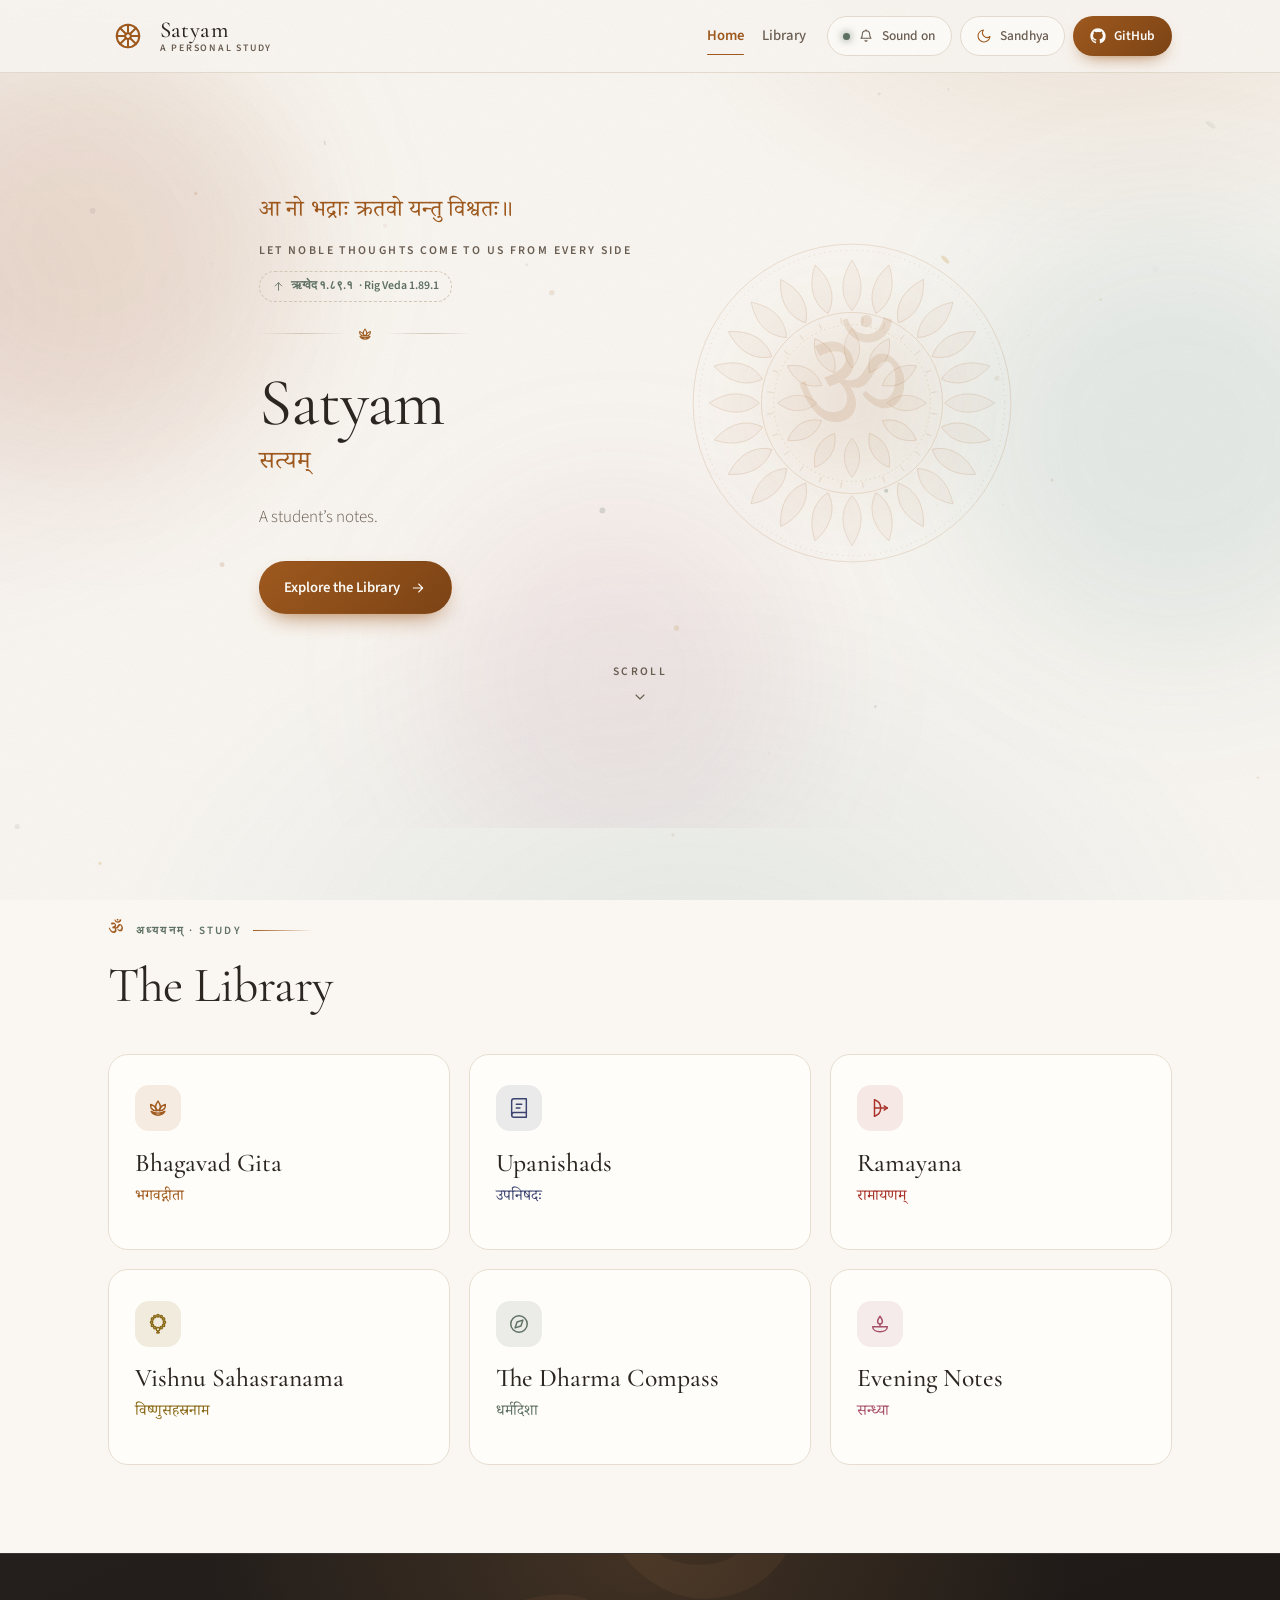
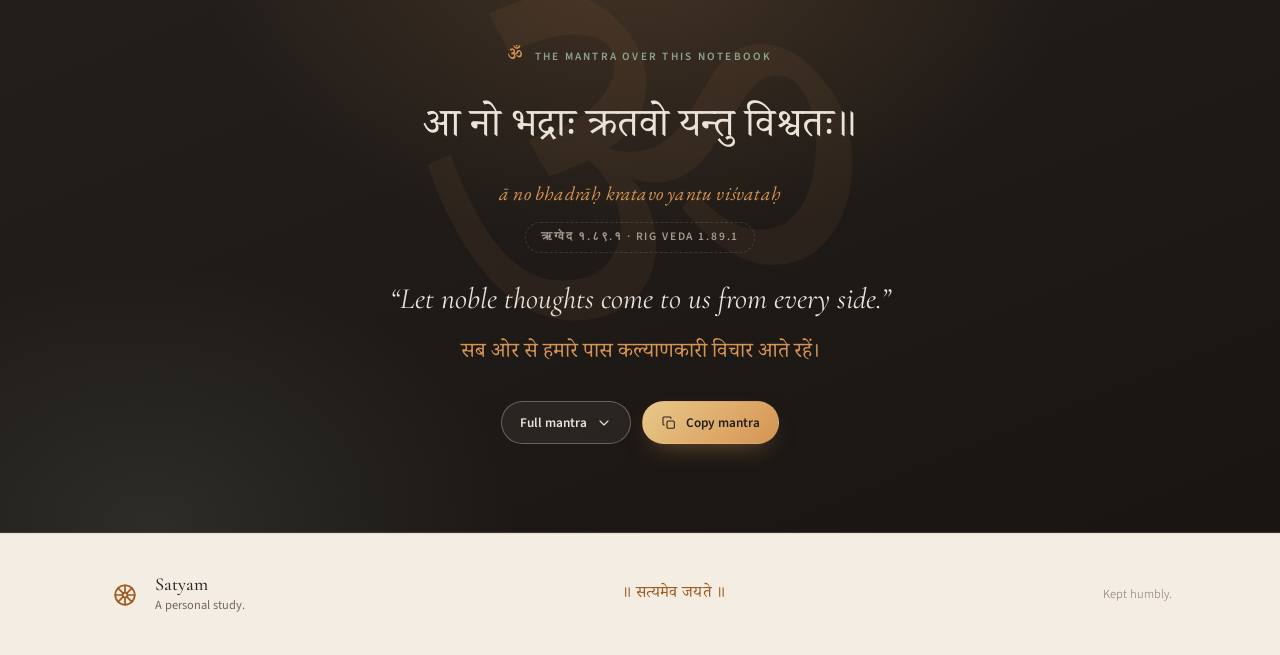
<file: index.html>
<!DOCTYPE html>
<html lang="en" data-theme="day">
<head>
<meta charset="utf-8">
<meta name="viewport" content="width=device-width, initial-scale=1">
<title>Satyam · A Personal Study of Dharma</title>
<meta name="description" content="Satyam — a personal study of dharma, the scriptures, and the names of the gods. Kept slowly, kept honestly.">
<meta name="theme-color" content="#FAF7F2" id="themeMeta">
<link rel="icon" href="data:image/svg+xml,%3Csvg xmlns='http://www.w3.org/2000/svg' viewBox='0 0 64 64'%3E%3Ctext x='32' y='50' text-anchor='middle' font-size='50' fill='%23A05A1E'%3E%E0%A5%90%3C/text%3E%3C/svg%3E">
<link rel="preconnect" href="https://fonts.googleapis.com">
<link rel="preconnect" href="https://fonts.gstatic.com" crossorigin>
<link href="https://fonts.googleapis.com/css2?family=Cormorant+Garamond:ital,wght@0,400;0,500;0,600;1,400;1,500&family=EB+Garamond:ital@0;1&family=Noto+Serif+Devanagari:wght@400;500&family=Source+Sans+3:wght@300;400;500;600&display=swap" rel="stylesheet">
<link rel="stylesheet" href="assets/css/base.css">
<link rel="stylesheet" href="assets/css/home.css">
<script>
  (function () {
    document.documentElement.classList.add("js");
    try {
      if (localStorage.getItem("satyam-theme") === "sandhya") {
        document.documentElement.dataset.theme = "sandhya";
      }
    } catch (e) {}
  })();
</script>
</head>
<body>

<div class="aura" aria-hidden="true"></div>
<canvas id="motes" aria-hidden="true"></canvas>
<div class="grain" aria-hidden="true"></div>
<div class="progress" aria-hidden="true"><span id="progressBar"></span></div>

<header class="nav" id="siteNav">
  <div class="nav-inner">
    <a class="brand" href="#top">
      <span class="brand-mark"><svg class="ic"><use href="#i-chakra"/></svg></span>
      <span class="brand-text">
        <span class="brand-name">Satyam</span>
        <span class="brand-sub">A Personal Study</span>
      </span>
    </a>

    <nav class="nav-links" aria-label="Primary">
      <a class="nav-link" href="#top" data-spy="top">Home</a>
      <a class="nav-link" href="#library" data-spy="library">Library</a>
    </nav>

    <div class="nav-controls">
      <button class="sound-btn" id="soundBtn" aria-pressed="true" aria-label="Mute sound">
        <span class="dot" aria-hidden="true"></span>
        <svg class="ic sm"><use id="soundIcon" href="#i-bell"/></svg>
        <span id="soundLabel">Sound on</span>
      </button>
      <button class="theme-btn" id="themeBtn" aria-label="Switch to Sandhya evening mode">
        <svg class="ic sm"><use id="themeIcon" href="#i-moon"/></svg>
        <span id="themeLabel">Sandhya</span>
      </button>
      <a class="gh-btn" data-repo href="https://github.com/">
        <svg class="ic sm"><use href="#i-github"/></svg><span>GitHub</span>
      </a>
      <button class="icon-btn menu-btn" id="menuBtn" aria-expanded="false" aria-controls="mobileMenu" aria-label="Open menu">
        <svg class="ic"><use id="menuIcon" href="#i-menu"/></svg>
      </button>
    </div>
  </div>

  <div class="mobile-menu" id="mobileMenu">
    <a class="nav-link" href="#top">Home</a>
    <a class="nav-link" href="#library">Library</a>
  </div>
</header>

<main>

  <!-- ─────────── hero ─────────── -->
  <section class="hero" id="top">
    <span class="blob b1" aria-hidden="true"></span>
    <span class="blob b2" aria-hidden="true"></span>
    <span class="blob b3" aria-hidden="true"></span>

    <div class="wrap hero-grid">
      <div class="hero-copy">
        <div class="epigraph-top">
          <p class="dev" lang="sa">आ नो भद्राः क्रतवो यन्तु विश्वतः॥</p>
          <p class="epigraph-en">Let noble thoughts come to us from every side</p>
          <a class="source-tag" href="#mantra">
            <svg class="ic xs"><use href="#i-arrow"/></svg>
            <span lang="sa">ऋग्वेद १.८९.१</span> · Rig Veda 1.89.1
          </a>
        </div>

        <div class="ornament" aria-hidden="true">
          <span></span><svg class="ic sm"><use href="#i-lotus"/></svg><span></span>
        </div>

        <h1 class="hero-title">Satyam<span class="hero-dev dev" lang="sa">सत्यम्</span></h1>

        <p class="lede">
          A student’s notes.
        </p>

        <div class="cta-row">
          <a class="btn primary" href="#library">Explore the Library <svg class="ic sm"><use href="#i-arrow"/></svg></a>
        </div>
      </div>

      <div class="hero-visual" id="heroVisual" aria-hidden="true">
        <svg class="om-mandala" id="omMandala" viewBox="0 0 1000 1000">
          <g id="omA" class="spin-a"></g>
          <g id="omB" class="spin-b"></g>
          <text class="om-glyph" x="500" y="500" text-anchor="middle" dominant-baseline="central">ॐ</text>
        </svg>
      </div>
    </div>

    <a class="scroll-cue" href="#library">
      Scroll
      <svg class="ic sm"><use href="#i-chevron"/></svg>
    </a>
  </section>

  <!-- ─────────── library ─────────── -->
  <section class="section" id="library">
    <div class="wrap">
      <div class="sec-head reveal">
        <p class="eyebrow"><span class="om">ॐ</span> अध्ययनम् · Study</p>
        <h2 class="sec-title">The Library</h2>
      </div>

      <div class="lib-grid">

        <a class="lib-card reveal" style="--h:var(--sandalwood);--hs:var(--sandalwood-soft);--d:0ms"
           href="pages/bhagavadGita/bhagavadGitaMain.html">
          <span class="lc-icon"><svg class="ic"><use href="#i-lotus"/></svg></span>
          <span class="lc-title">Bhagavad Gita</span>
          <span class="lc-dev" lang="sa">भगवद्गीता</span>
          <span class="lc-go" aria-hidden="true"><svg class="ic sm"><use href="#i-arrow"/></svg></span>
        </a>

        <a class="lib-card reveal" style="--h:var(--indigo);--hs:var(--indigo-soft);--d:70ms"
           href="pages/upanishads/upanishadsMain.html">
          <span class="lc-icon"><svg class="ic"><use href="#i-book"/></svg></span>
          <span class="lc-title">Upanishads</span>
          <span class="lc-dev" lang="sa">उपनिषदः</span>
          <span class="lc-go" aria-hidden="true"><svg class="ic sm"><use href="#i-arrow"/></svg></span>
        </a>

        <a class="lib-card reveal" style="--h:var(--kumkum);--hs:var(--kumkum-soft);--d:140ms"
           href="pages/ramayana/ramayanaMain.html">
          <span class="lc-icon"><svg class="ic"><use href="#i-bow"/></svg></span>
          <span class="lc-title">Ramayana</span>
          <span class="lc-dev" lang="sa">रामायणम्</span>
          <span class="lc-go" aria-hidden="true"><svg class="ic sm"><use href="#i-arrow"/></svg></span>
        </a>

        <a class="lib-card reveal" style="--h:var(--gold);--hs:var(--gold-soft);--d:210ms"
           href="pages/vishnuSahasranama/vishnuSahasranamaMain.html">
          <span class="lc-icon"><svg class="ic"><use href="#i-mala"/></svg></span>
          <span class="lc-title">Vishnu Sahasranama</span>
          <span class="lc-dev" lang="sa">विष्णुसहस्रनाम</span>
          <span class="lc-go" aria-hidden="true"><svg class="ic sm"><use href="#i-arrow"/></svg></span>
        </a>

        <a class="lib-card reveal" style="--h:var(--sage);--hs:var(--sage-soft);--d:280ms"
           href="pages/dharmaCompass/dharmaCompassMain.html">
          <span class="lc-icon"><svg class="ic"><use href="#i-compass"/></svg></span>
          <span class="lc-title">The Dharma Compass</span>
          <span class="lc-dev" lang="sa">धर्मदिशा</span>
          <span class="lc-go" aria-hidden="true"><svg class="ic sm"><use href="#i-arrow"/></svg></span>
        </a>

        <a class="lib-card reveal" style="--h:var(--rose);--hs:var(--rose-soft);--d:350ms"
           href="pages/eveningNotes/eveningNotesMain.html">
          <span class="lc-icon"><svg class="ic"><use href="#i-diya"/></svg></span>
          <span class="lc-title">Evening Notes</span>
          <span class="lc-dev" lang="sa">सन्ध्या</span>
          <span class="lc-go" aria-hidden="true"><svg class="ic sm"><use href="#i-arrow"/></svg></span>
        </a>

      </div>
    </div>
  </section>

  <!-- ─────────── mantra ─────────── -->
  <section class="band mantra-band" id="mantra">
    <span class="mantra-om" id="mantraOm" aria-hidden="true">ॐ</span>
    <div class="wrap band-inner mantra-inner">
      <p class="eyebrow center reveal"><span class="om">ॐ</span> The mantra over this notebook</p>

      <p class="mantra-dev dev reveal" lang="sa">आ नो भद्राः क्रतवो यन्तु विश्वतः॥</p>
      <p class="mantra-iast iast reveal">ā no bhadrāḥ kratavo yantu viśvataḥ</p>
      <span class="mantra-source reveal"><span lang="sa">ऋग्वेद १.८९.१</span> · Rig Veda 1.89.1</span>

      <p class="mantra-en reveal">“Let noble thoughts come to us from every side.”</p>
      <p class="mantra-hi reveal" lang="hi">सब ओर से हमारे पास कल्याणकारी विचार आते रहें।</p>

      <div class="mantra-actions reveal">
        <button class="btn light sm" data-fold="mantraFull" aria-expanded="false" aria-controls="mantraFull">
          Full mantra <svg class="ic sm chev"><use href="#i-chevron"/></svg>
        </button>
        <button class="btn gold sm" id="mantraCopy">
          <svg class="ic sm"><use href="#i-copy"/></svg> Copy mantra
        </button>
      </div>

      <div class="fold" id="mantraFull">
        <div class="fold-inner">
          <div class="mantra-full-box">
            <p class="dev" lang="sa">आ नो भद्राः क्रतवो यन्तु विश्वतोऽदब्धासो अपरीतसः।<br>देवा नो यथा सदमिद् वृधे असन्नप्रायुवो रक्षितारो दिवे दिवे॥</p>
            <p class="iast">ā no bhadrāḥ kratavo yantu viśvato ’dabdhāso aparītasaḥ<br>devā no yathā sadamid vṛdhe asann aprāyuvo rakṣitāro dive dive</p>
            <p class="mf-en">“May noble thoughts come to us from every side — unhindered and unobstructed. May the gods always be with us for our growth, unwearied, guarding us day after day.”</p>
            <p class="mf-hi" lang="hi">“सब ओर से हमारे पास कल्याणकारी विचार आते रहें — अबाधित और अरोक। देव सदा हमारी वृद्धि के लिए हमारे साथ हों, अथक होकर दिन-दिन हमारी रक्षा करें।”</p>
          </div>
        </div>
      </div>
    </div>
  </section>

</main>

<footer class="footer">
  <div class="wrap footer-inner">
    <div class="footer-brand">
      <span class="brand-mark"><svg class="ic"><use href="#i-chakra"/></svg></span>
      <div>
        <p class="footer-name">Satyam</p>
        <p class="footer-tag">A personal study.</p>
      </div>
    </div>
    <p class="footer-mantra" lang="sa">॥ सत्यमेव जयते ॥</p>
    <p class="footer-copy">Kept humbly.</p>
  </div>
</footer>

<script src="assets/js/core.js"></script>
<script src="assets/js/page-home.js"></script>
</body>
</html>
</file>
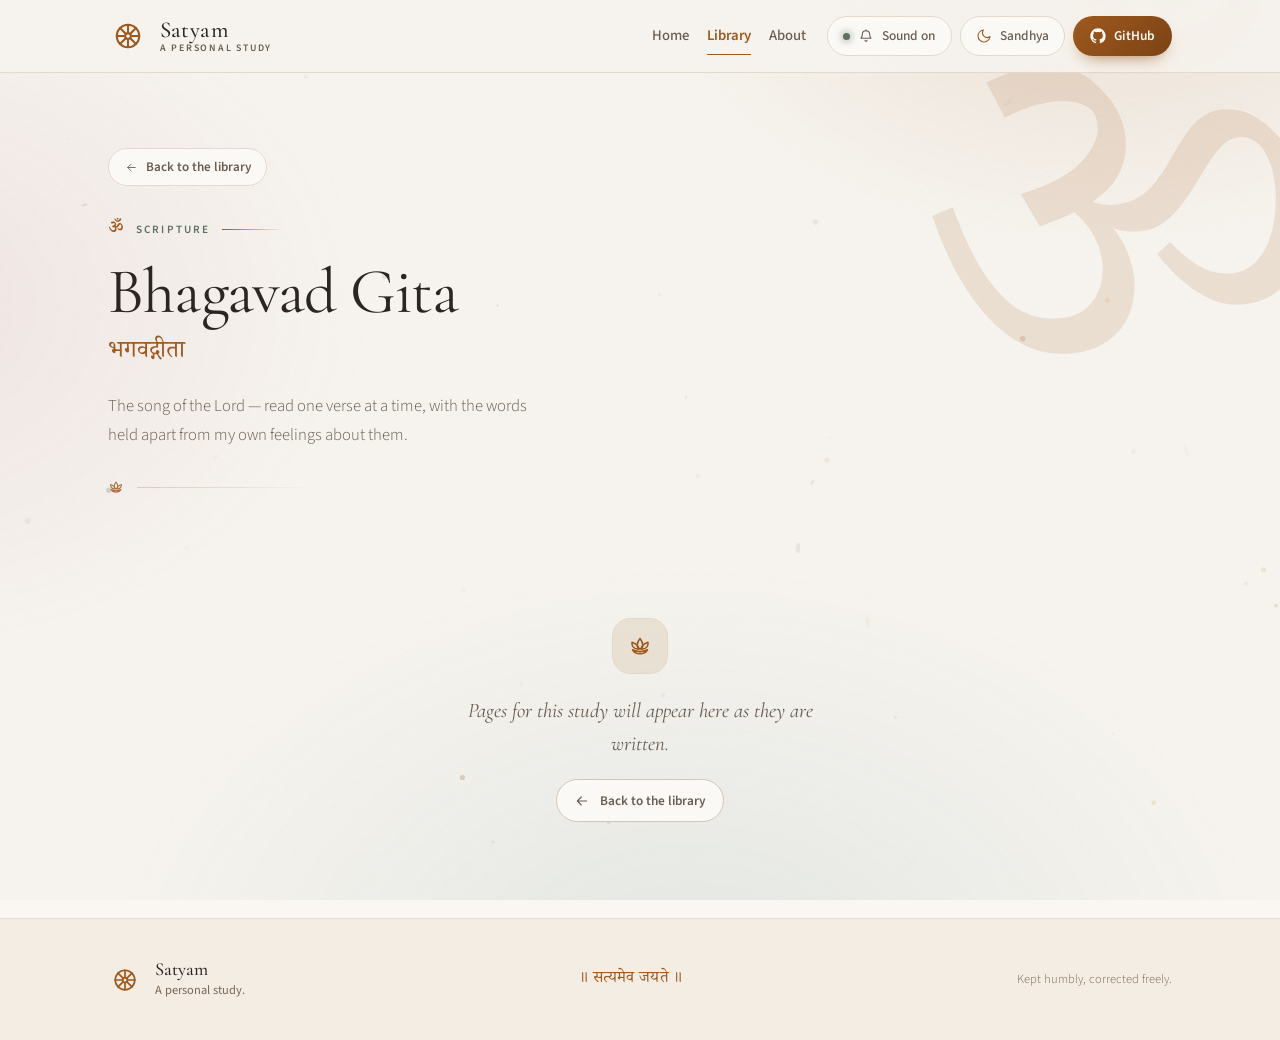
<file: pages/bhagavadGita/bhagavadGitaMain.html>
<!DOCTYPE html>
<html lang="en" data-theme="day">
<head>
<meta charset="utf-8">
<meta name="viewport" content="width=device-width, initial-scale=1">
<title>Bhagavad Gita · Satyam</title>
<meta name="description" content="Bhagavad Gita — verses read slowly, word by word, with reflections kept separate.">
<meta name="theme-color" content="#FAF7F2" id="themeMeta">
<link rel="icon" href="data:image/svg+xml,%3Csvg xmlns='http://www.w3.org/2000/svg' viewBox='0 0 64 64'%3E%3Ctext x='32' y='50' text-anchor='middle' font-size='50' fill='%23A05A1E'%3E%E0%A5%90%3C/text%3E%3C/svg%3E">
<link rel="preconnect" href="https://fonts.googleapis.com">
<link rel="preconnect" href="https://fonts.gstatic.com" crossorigin>
<link href="https://fonts.googleapis.com/css2?family=Cormorant+Garamond:ital,wght@0,400;0,500;0,600;1,400;1,500&family=EB+Garamond:ital@0;1&family=Noto+Serif+Devanagari:wght@400;500&family=Source+Sans+3:wght@300;400;500;600&display=swap" rel="stylesheet">
<link rel="stylesheet" href="../../assets/css/base.css">
<link rel="stylesheet" href="../../assets/css/page.css">
<script>
  (function () {
    document.documentElement.classList.add("js");
    try { if (localStorage.getItem("satyam-theme") === "sandhya") document.documentElement.dataset.theme = "sandhya"; } catch (e) {}
  })();
</script>
</head>
<body style="--h:var(--sandalwood);--hs:var(--sandalwood-soft)">

<div class="aura" aria-hidden="true"></div>
<canvas id="motes" aria-hidden="true"></canvas>
<div class="grain" aria-hidden="true"></div>
<div class="progress" aria-hidden="true"><span id="progressBar"></span></div>

<header class="nav" id="siteNav">
  <div class="nav-inner">
    <a class="brand" href="../../index.html">
      <span class="brand-mark"><svg class="ic"><use href="#i-chakra"/></svg></span>
      <span class="brand-text"><span class="brand-name">Satyam</span><span class="brand-sub">A Personal Study</span></span>
    </a>
    <nav class="nav-links" aria-label="Primary">
      <a class="nav-link" href="../../index.html">Home</a>
      <a class="nav-link active" href="../../index.html#library">Library</a>
      <a class="nav-link" href="../../index.html#about">About</a>
    </nav>
    <div class="nav-controls">
      <button class="sound-btn" id="soundBtn" aria-pressed="true" aria-label="Mute sound">
        <span class="dot" aria-hidden="true"></span>
        <svg class="ic sm"><use id="soundIcon" href="#i-bell"/></svg><span id="soundLabel">Sound on</span>
      </button>
      <button class="theme-btn" id="themeBtn" aria-label="Switch to Sandhya evening mode">
        <svg class="ic sm"><use id="themeIcon" href="#i-moon"/></svg><span id="themeLabel">Sandhya</span>
      </button>
      <a class="gh-btn" data-repo href="https://github.com/"><svg class="ic sm"><use href="#i-github"/></svg><span>GitHub</span></a>
      <button class="icon-btn menu-btn" id="menuBtn" aria-expanded="false" aria-controls="mobileMenu" aria-label="Open menu">
        <svg class="ic"><use id="menuIcon" href="#i-menu"/></svg>
      </button>
    </div>
  </div>
  <div class="mobile-menu" id="mobileMenu">
    <a class="nav-link" href="../../index.html">Home</a>
    <a class="nav-link" href="../../index.html#library">Library</a>
    <a class="nav-link" href="../../index.html#about">About</a>
  </div>
</header>

<main>
  <section class="page-hero">
    <span class="page-om" aria-hidden="true">ॐ</span>
    <div class="wrap">
      <a class="back-link" href="../../index.html#library"><svg class="ic xs"><use href="#i-arrow"/></svg> Back to the library</a>
      <p class="page-eyebrow"><span class="om">ॐ</span> Scripture</p>
      <h1 class="page-title">Bhagavad Gita</h1>
      <p class="page-dev" lang="sa">भगवद्गीता</p>
      <p class="page-lede">The song of the Lord — read one verse at a time, with the words held apart from my own feelings about them.</p>
      <div class="page-rule" aria-hidden="true"><svg class="ic sm"><use href="#i-lotus"/></svg><span></span></div>
    </div>
  </section>

  <section class="page-body">
    <div class="wrap quiet">
      <span class="quiet-mark"><svg class="ic"><use href="#i-lotus"/></svg></span>
      <p class="quiet-line">Pages for this study will appear here as they are written.</p>
      <a class="btn ghost sm" href="../../index.html#library"><svg class="ic sm"><use href="#i-arrow"/></svg> Back to the library</a>
    </div>
  </section>
</main>

<footer class="footer">
  <div class="wrap footer-inner">
    <div class="footer-brand">
      <span class="brand-mark"><svg class="ic"><use href="#i-chakra"/></svg></span>
      <div><p class="footer-name">Satyam</p><p class="footer-tag">A personal study.</p></div>
    </div>
    <p class="footer-mantra" lang="sa">॥ सत्यमेव जयते ॥</p>
    <p class="footer-copy">Kept humbly, corrected freely.</p>
  </div>
</footer>

<script src="../../assets/js/core.js"></script>
</body>
</html>
</file>
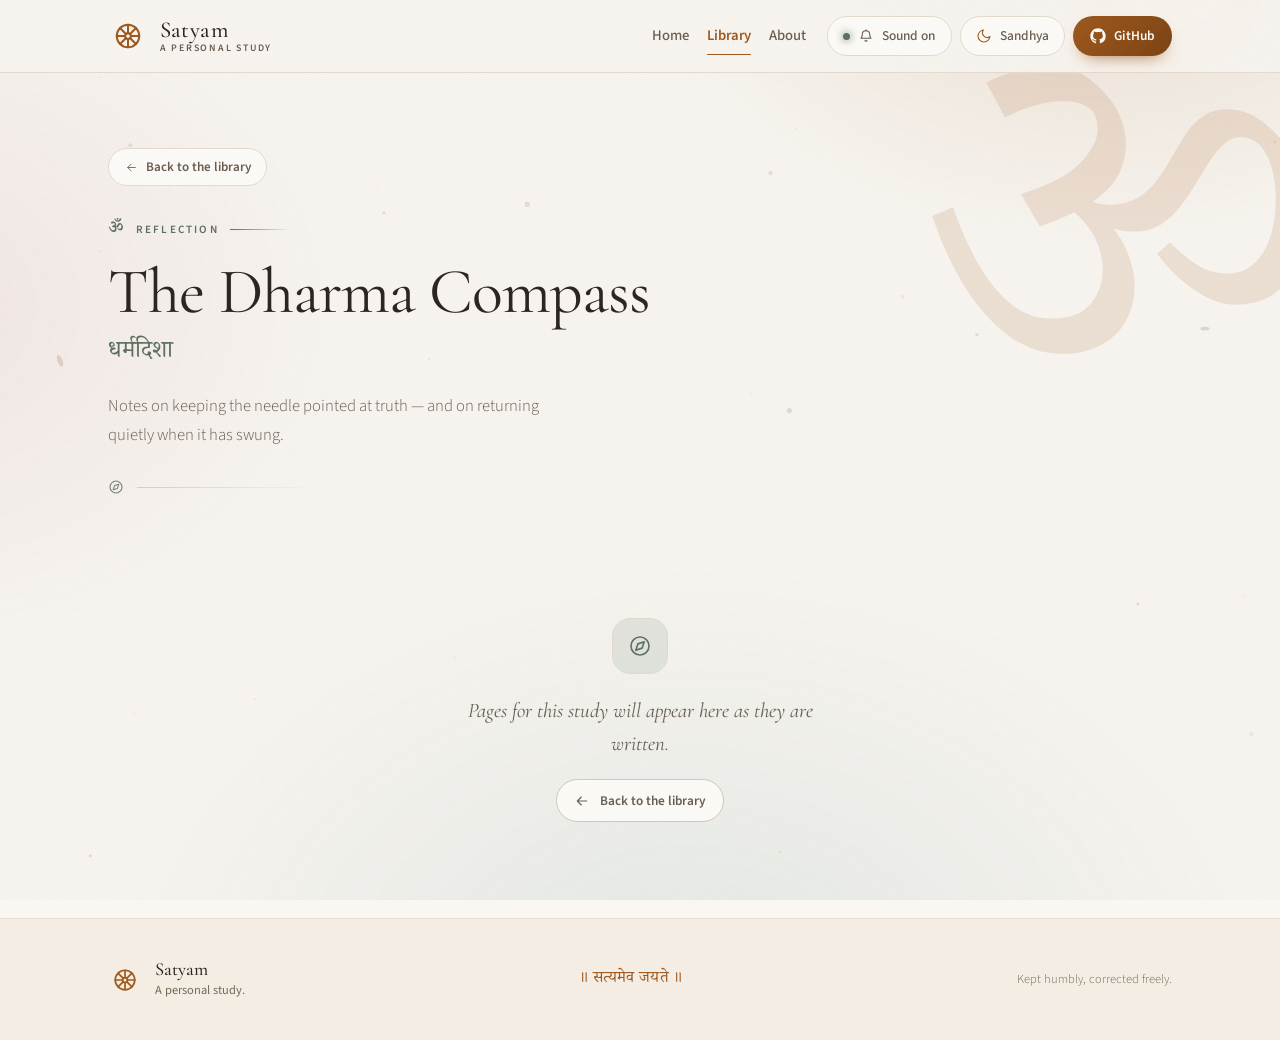
<file: pages/dharmaCompass/dharmaCompassMain.html>
<!DOCTYPE html>
<html lang="en" data-theme="day">
<head>
<meta charset="utf-8">
<meta name="viewport" content="width=device-width, initial-scale=1">
<title>The Dharma Compass · Satyam</title>
<meta name="description" content="The Dharma Compass — notes on keeping the needle pointed at truth.">
<meta name="theme-color" content="#FAF7F2" id="themeMeta">
<link rel="icon" href="data:image/svg+xml,%3Csvg xmlns='http://www.w3.org/2000/svg' viewBox='0 0 64 64'%3E%3Ctext x='32' y='50' text-anchor='middle' font-size='50' fill='%23A05A1E'%3E%E0%A5%90%3C/text%3E%3C/svg%3E">
<link rel="preconnect" href="https://fonts.googleapis.com">
<link rel="preconnect" href="https://fonts.gstatic.com" crossorigin>
<link href="https://fonts.googleapis.com/css2?family=Cormorant+Garamond:ital,wght@0,400;0,500;0,600;1,400;1,500&family=EB+Garamond:ital@0;1&family=Noto+Serif+Devanagari:wght@400;500&family=Source+Sans+3:wght@300;400;500;600&display=swap" rel="stylesheet">
<link rel="stylesheet" href="../../assets/css/base.css">
<link rel="stylesheet" href="../../assets/css/page.css">
<script>
  (function () {
    document.documentElement.classList.add("js");
    try { if (localStorage.getItem("satyam-theme") === "sandhya") document.documentElement.dataset.theme = "sandhya"; } catch (e) {}
  })();
</script>
</head>
<body style="--h:var(--sage);--hs:var(--sage-soft)">

<div class="aura" aria-hidden="true"></div>
<canvas id="motes" aria-hidden="true"></canvas>
<div class="grain" aria-hidden="true"></div>
<div class="progress" aria-hidden="true"><span id="progressBar"></span></div>

<header class="nav" id="siteNav">
  <div class="nav-inner">
    <a class="brand" href="../../index.html">
      <span class="brand-mark"><svg class="ic"><use href="#i-chakra"/></svg></span>
      <span class="brand-text"><span class="brand-name">Satyam</span><span class="brand-sub">A Personal Study</span></span>
    </a>
    <nav class="nav-links" aria-label="Primary">
      <a class="nav-link" href="../../index.html">Home</a>
      <a class="nav-link active" href="../../index.html#library">Library</a>
      <a class="nav-link" href="../../index.html#about">About</a>
    </nav>
    <div class="nav-controls">
      <button class="sound-btn" id="soundBtn" aria-pressed="true" aria-label="Mute sound">
        <span class="dot" aria-hidden="true"></span>
        <svg class="ic sm"><use id="soundIcon" href="#i-bell"/></svg><span id="soundLabel">Sound on</span>
      </button>
      <button class="theme-btn" id="themeBtn" aria-label="Switch to Sandhya evening mode">
        <svg class="ic sm"><use id="themeIcon" href="#i-moon"/></svg><span id="themeLabel">Sandhya</span>
      </button>
      <a class="gh-btn" data-repo href="https://github.com/"><svg class="ic sm"><use href="#i-github"/></svg><span>GitHub</span></a>
      <button class="icon-btn menu-btn" id="menuBtn" aria-expanded="false" aria-controls="mobileMenu" aria-label="Open menu">
        <svg class="ic"><use id="menuIcon" href="#i-menu"/></svg>
      </button>
    </div>
  </div>
  <div class="mobile-menu" id="mobileMenu">
    <a class="nav-link" href="../../index.html">Home</a>
    <a class="nav-link" href="../../index.html#library">Library</a>
    <a class="nav-link" href="../../index.html#about">About</a>
  </div>
</header>

<main>
  <section class="page-hero">
    <span class="page-om" aria-hidden="true">ॐ</span>
    <div class="wrap">
      <a class="back-link" href="../../index.html#library"><svg class="ic xs"><use href="#i-arrow"/></svg> Back to the library</a>
      <p class="page-eyebrow"><span class="om">ॐ</span> Reflection</p>
      <h1 class="page-title">The Dharma Compass</h1>
      <p class="page-dev" lang="sa">धर्मदिशा</p>
      <p class="page-lede">Notes on keeping the needle pointed at truth — and on returning quietly when it has swung.</p>
      <div class="page-rule" aria-hidden="true"><svg class="ic sm"><use href="#i-compass"/></svg><span></span></div>
    </div>
  </section>

  <section class="page-body">
    <div class="wrap quiet">
      <span class="quiet-mark"><svg class="ic"><use href="#i-compass"/></svg></span>
      <p class="quiet-line">Pages for this study will appear here as they are written.</p>
      <a class="btn ghost sm" href="../../index.html#library"><svg class="ic sm"><use href="#i-arrow"/></svg> Back to the library</a>
    </div>
  </section>
</main>

<footer class="footer">
  <div class="wrap footer-inner">
    <div class="footer-brand">
      <span class="brand-mark"><svg class="ic"><use href="#i-chakra"/></svg></span>
      <div><p class="footer-name">Satyam</p><p class="footer-tag">A personal study.</p></div>
    </div>
    <p class="footer-mantra" lang="sa">॥ सत्यमेव जयते ॥</p>
    <p class="footer-copy">Kept humbly, corrected freely.</p>
  </div>
</footer>

<script src="../../assets/js/core.js"></script>
</body>
</html>
</file>
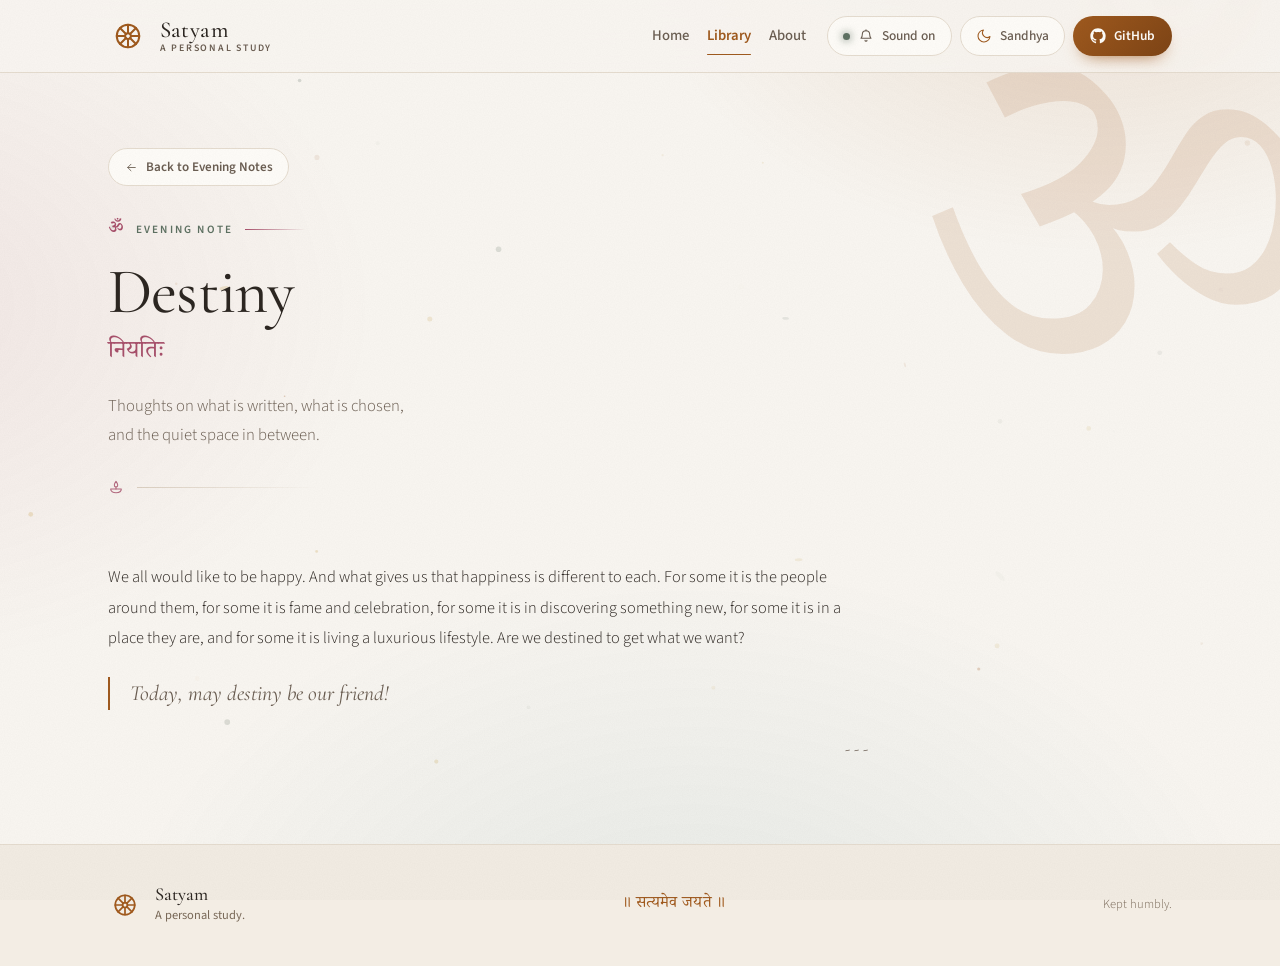
<file: pages/eveningNotes/destiny.html>
<!DOCTYPE html>
<html lang="en" data-theme="day">
<head>
<meta charset="utf-8">
<meta name="viewport" content="width=device-width, initial-scale=1">
<title>Destiny · Evening Notes · Satyam</title>
<meta name="description" content="Thoughts on what is written, what is chosen, and the quiet space in between.">
<meta name="theme-color" content="#FAF7F2" id="themeMeta">
<link rel="icon" href="data:image/svg+xml,%3Csvg xmlns='http://www.w3.org/2000/svg' viewBox='0 0 64 64'%3E%3Ctext x='32' y='50' text-anchor='middle' font-size='50' fill='%23A05A1E'%3E%E0%A5%90%3C/text%3E%3C/svg%3E">
<link rel="preconnect" href="https://fonts.googleapis.com">
<link rel="preconnect" href="https://fonts.gstatic.com" crossorigin>
<link href="https://fonts.googleapis.com/css2?family=Cormorant+Garamond:ital,wght@0,400;0,500;0,600;1,400;1,500&family=EB+Garamond:ital@0;1&family=Noto+Serif+Devanagari:wght@400;500&family=Source+Sans+3:wght@300;400;500;600&display=swap" rel="stylesheet">
<link rel="stylesheet" href="../../assets/css/base.css">
<link rel="stylesheet" href="../../assets/css/page.css">
<script>
  (function () {
    document.documentElement.classList.add("js");
    try { if (localStorage.getItem("satyam-theme") === "sandhya") document.documentElement.dataset.theme = "sandhya"; } catch (e) {}
  })();
</script>
</head>
<body style="--h:var(--rose);--hs:var(--rose-soft)">

<div class="aura" aria-hidden="true"></div>
<canvas id="motes" aria-hidden="true"></canvas>
<div class="grain" aria-hidden="true"></div>
<div class="progress" aria-hidden="true"><span id="progressBar"></span></div>

<header class="nav" id="siteNav">
  <div class="nav-inner">
    <a class="brand" href="../../index.html">
      <span class="brand-mark"><svg class="ic"><use href="#i-chakra"/></svg></span>
      <span class="brand-text"><span class="brand-name">Satyam</span><span class="brand-sub">A Personal Study</span></span>
    </a>
    <nav class="nav-links" aria-label="Primary">
      <a class="nav-link" href="../../index.html">Home</a>
      <a class="nav-link active" href="../../index.html#library">Library</a>
      <a class="nav-link" href="../../index.html#about">About</a>
    </nav>
    <div class="nav-controls">
      <button class="sound-btn" id="soundBtn" aria-pressed="true" aria-label="Mute sound">
        <span class="dot" aria-hidden="true"></span>
        <svg class="ic sm"><use id="soundIcon" href="#i-bell"/></svg><span id="soundLabel">Sound on</span>
      </button>
      <button class="theme-btn" id="themeBtn" aria-label="Switch to Sandhya evening mode">
        <svg class="ic sm"><use id="themeIcon" href="#i-moon"/></svg><span id="themeLabel">Sandhya</span>
      </button>
      <a class="gh-btn" data-repo href="https://github.com/"><svg class="ic sm"><use href="#i-github"/></svg><span>GitHub</span></a>
      <button class="icon-btn menu-btn" id="menuBtn" aria-expanded="false" aria-controls="mobileMenu" aria-label="Open menu">
        <svg class="ic"><use id="menuIcon" href="#i-menu"/></svg>
      </button>
    </div>
  </div>
  <div class="mobile-menu" id="mobileMenu">
    <a class="nav-link" href="../../index.html">Home</a>
    <a class="nav-link" href="../../index.html#library">Library</a>
    <a class="nav-link" href="../../index.html#about">About</a>
  </div>
</header>

<main>
  <section class="page-hero">
    <span class="page-om" aria-hidden="true">ॐ</span>
    <div class="wrap">
      <a class="back-link" href="eveningNotesMain.html"><svg class="ic xs"><use href="#i-arrow"/></svg> Back to Evening Notes</a>
      <p class="page-eyebrow"><span class="om">ॐ</span> Evening Note</p>
      <h1 class="page-title">Destiny</h1>
      <p class="page-dev" lang="sa">नियतिः</p>
      <p class="page-lede">
        Thoughts on what is written, what is chosen,<br> 
        and the quiet space in between.
      </p>
      <div class="page-rule" aria-hidden="true"><svg class="ic sm"><use href="#i-diya"/></svg><span></span></div>
    </div>
  </section>

  <section class="page-body">
    <div class="wrap">
      <div class="page-content">
        
        <!-- Start writing your points here -->
        <p class="entry-p">
          We all would like to be happy. And what gives us that happiness is different to each.
          For some it is the people around them, for some it is fame and celebration,
          for some it is in discovering something new, for some it is in a place they are, and
          for some it is living a luxurious lifestyle. Are we destined to get what we want?
        </p>

        <!-- <p class="entry-p">
          I see a lot of people who choose to be okay with whatever they do.
          It feels like I am able to see what is happening and still unable to control anything.
        </p> -->

        <blockquote class="pull-quote">
          Today, may destiny be our friend!
        </blockquote>

        <!-- <h2 class="entry-h">A subheading if you need one</h2>
        <p class="entry-p">
          Continue your musings here. The design is intentionally quiet so your words have room to breathe. 
        </p> -->

        <p class="signature">- - -</p>

      </div>
    </div>
  </section>
</main>

<footer class="footer">
  <div class="wrap footer-inner">
    <div class="footer-brand">
      <span class="brand-mark"><svg class="ic"><use href="#i-chakra"/></svg></span>
      <div><p class="footer-name">Satyam</p><p class="footer-tag">A personal study.</p></div>
    </div>
    <p class="footer-mantra" lang="sa">॥ सत्यमेव जयते ॥</p>
    <p class="footer-copy">Kept humbly.</p>
  </div>
</footer>

<script src="../../assets/js/core.js"></script>
</body>
</html>
</file>
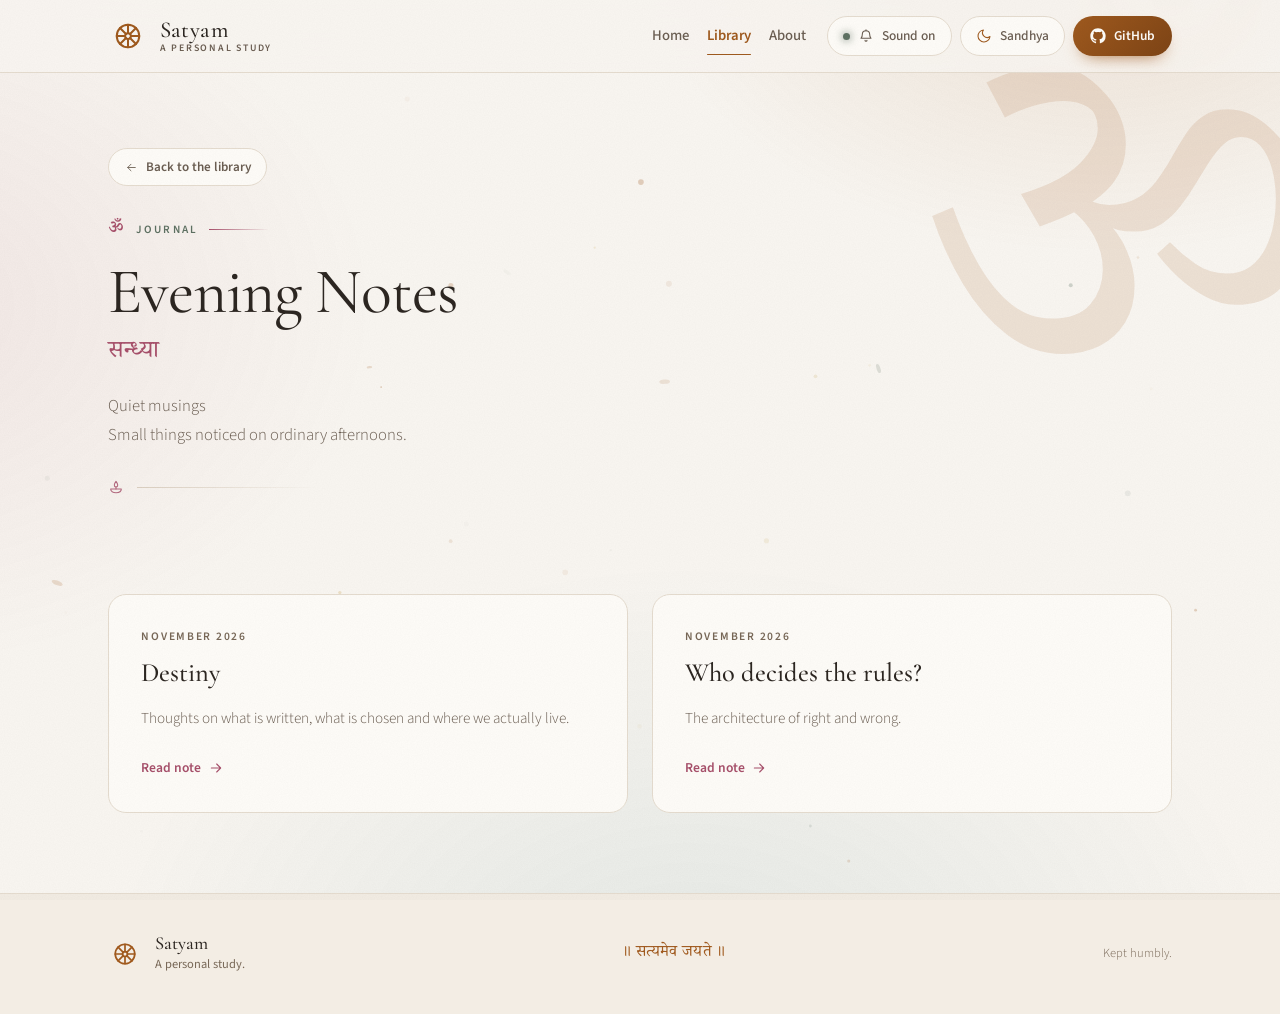
<file: pages/eveningNotes/eveningNotesMain.html>
<!DOCTYPE html>
<html lang="en" data-theme="day">
<head>
<meta charset="utf-8">
<meta name="viewport" content="width=device-width, initial-scale=1">
<title>Evening Notes · Satyam</title>
<meta name="description" content="Evening Notes — quiet musings kept at the end of the day.">
<meta name="theme-color" content="#FAF7F2" id="themeMeta">
<link rel="icon" href="data:image/svg+xml,%3Csvg xmlns='http://www.w3.org/2000/svg' viewBox='0 0 64 64'%3E%3Ctext x='32' y='50' text-anchor='middle' font-size='50' fill='%23A05A1E'%3E%E0%A5%90%3C/text%3E%3C/svg%3E">
<link rel="preconnect" href="https://fonts.googleapis.com">
<link rel="preconnect" href="https://fonts.gstatic.com" crossorigin>
<link href="https://fonts.googleapis.com/css2?family=Cormorant+Garamond:ital,wght@0,400;0,500;0,600;1,400;1,500&family=EB+Garamond:ital@0;1&family=Noto+Serif+Devanagari:wght@400;500&family=Source+Sans+3:wght@300;400;500;600&display=swap" rel="stylesheet">
<link rel="stylesheet" href="../../assets/css/base.css">
<link rel="stylesheet" href="../../assets/css/page.css">
<style>
  /* ── Evening Notes Grid ── */
  .notes-grid {
    display: grid;
    grid-template-columns: repeat(auto-fit, minmax(280px, 1fr));
    gap: 1.5rem;
    margin-top: 2rem;
  }
  .note-card {
    display: flex;
    flex-direction: column;
    gap: 0.5rem;
    padding: 2rem;
    background: var(--surface);
    border: 1px solid var(--line);
    border-radius: 18px;
    transition: all 0.4s var(--ease);
    text-decoration: none;
    color: inherit;
  }
  .note-card:hover {
    transform: translateY(-4px);
    border-color: var(--rose);
    box-shadow: var(--shadow-sm);
  }
  .note-date {
    font-size: 0.72rem;
    font-weight: 600;
    letter-spacing: 0.15em;
    text-transform: uppercase;
    color: var(--ink3);
  }
  .note-title {
    font-family: var(--font-display);
    font-weight: 500;
    font-size: 1.65rem;
    line-height: 1.3;
    color: var(--ink);
    margin-bottom: 0.5rem;
    transition: color 0.3s;
  }
  .note-card:hover .note-title { color: var(--rose); }
  .note-excerpt {
    font-size: 0.95rem;
    color: var(--ink2);
    line-height: 1.7;
    font-weight: 300;
    flex: 1;
  }
  .note-read {
    display: inline-flex;
    align-items: center;
    gap: 0.4rem;
    font-size: 0.85rem;
    font-weight: 600;
    color: var(--rose);
    margin-top: 1rem;
    transition: gap 0.3s var(--ease);
  }
  .note-card:hover .note-read { gap: 0.7rem; }
</style>
<script>
  (function () {
    document.documentElement.classList.add("js");
    try { if (localStorage.getItem("satyam-theme") === "sandhya") document.documentElement.dataset.theme = "sandhya"; } catch (e) {}
  })();
</script>
</head>
<body style="--h:var(--rose);--hs:var(--rose-soft)">

<div class="aura" aria-hidden="true"></div>
<canvas id="motes" aria-hidden="true"></canvas>
<div class="grain" aria-hidden="true"></div>
<div class="progress" aria-hidden="true"><span id="progressBar"></span></div>

<header class="nav" id="siteNav">
  <div class="nav-inner">
    <a class="brand" href="../../index.html">
      <span class="brand-mark"><svg class="ic"><use href="#i-chakra"/></svg></span>
      <span class="brand-text"><span class="brand-name">Satyam</span><span class="brand-sub">A Personal Study</span></span>
    </a>
    <nav class="nav-links" aria-label="Primary">
      <a class="nav-link" href="../../index.html">Home</a>
      <a class="nav-link active" href="../../index.html#library">Library</a>
      <a class="nav-link" href="../../index.html#about">About</a>
    </nav>
    <div class="nav-controls">
      <button class="sound-btn" id="soundBtn" aria-pressed="true" aria-label="Mute sound">
        <span class="dot" aria-hidden="true"></span>
        <svg class="ic sm"><use id="soundIcon" href="#i-bell"/></svg><span id="soundLabel">Sound on</span>
      </button>
      <button class="theme-btn" id="themeBtn" aria-label="Switch to Sandhya evening mode">
        <svg class="ic sm"><use id="themeIcon" href="#i-moon"/></svg><span id="themeLabel">Sandhya</span>
      </button>
      <a class="gh-btn" data-repo href="https://github.com/"><svg class="ic sm"><use href="#i-github"/></svg><span>GitHub</span></a>
      <button class="icon-btn menu-btn" id="menuBtn" aria-expanded="false" aria-controls="mobileMenu" aria-label="Open menu">
        <svg class="ic"><use id="menuIcon" href="#i-menu"/></svg>
      </button>
    </div>
  </div>
  <div class="mobile-menu" id="mobileMenu">
    <a class="nav-link" href="../../index.html">Home</a>
    <a class="nav-link" href="../../index.html#library">Library</a>
    <a class="nav-link" href="../../index.html#about">About</a>
  </div>
</header>

<main>
  <section class="page-hero">
    <span class="page-om" aria-hidden="true">ॐ</span>
    <div class="wrap">
      <a class="back-link" href="../../index.html#library"><svg class="ic xs"><use href="#i-arrow"/></svg> Back to the library</a>
      <p class="page-eyebrow"><span class="om">ॐ</span> Journal</p>
      <h1 class="page-title">Evening Notes</h1>
      <p class="page-dev" lang="sa">सन्ध्या</p>
      <p class="page-lede">
        Quiet musings <br>
        Small things noticed on ordinary afternoons.</p>
      <div class="page-rule" aria-hidden="true"><svg class="ic sm"><use href="#i-diya"/></svg><span></span></div>
    </div>
  </section>

  <section class="page-body">
    <div class="wrap">
      <div class="notes-grid">
        
        <a href="destiny.html" class="note-card">
          <span class="note-date">November 2026</span>
          <h2 class="note-title">Destiny</h2>
          <p class="note-excerpt">Thoughts on what is written, what is chosen and where we actually live.</p>
          <span class="note-read">Read note <svg class="ic sm"><use href="#i-arrow"/></svg></span>
        </a>

        <a href="whoDecidesTheRules.html" class="note-card">
          <span class="note-date">November 2026</span>
          <h2 class="note-title">Who decides the rules?</h2>
          <p class="note-excerpt">The architecture of right and wrong.</p>
          <span class="note-read">Read note <svg class="ic sm"><use href="#i-arrow"/></svg></span>
        </a>

      </div>
    </div>
  </section>
</main>

<footer class="footer">
  <div class="wrap footer-inner">
    <div class="footer-brand">
      <span class="brand-mark"><svg class="ic"><use href="#i-chakra"/></svg></span>
      <div><p class="footer-name">Satyam</p><p class="footer-tag">A personal study.</p></div>
    </div>
    <p class="footer-mantra" lang="sa">॥ सत्यमेव जयते ॥</p>
    <p class="footer-copy">Kept humbly.</p>
  </div>
</footer>

<script src="../../assets/js/core.js"></script>
</body>
</html>
</file>
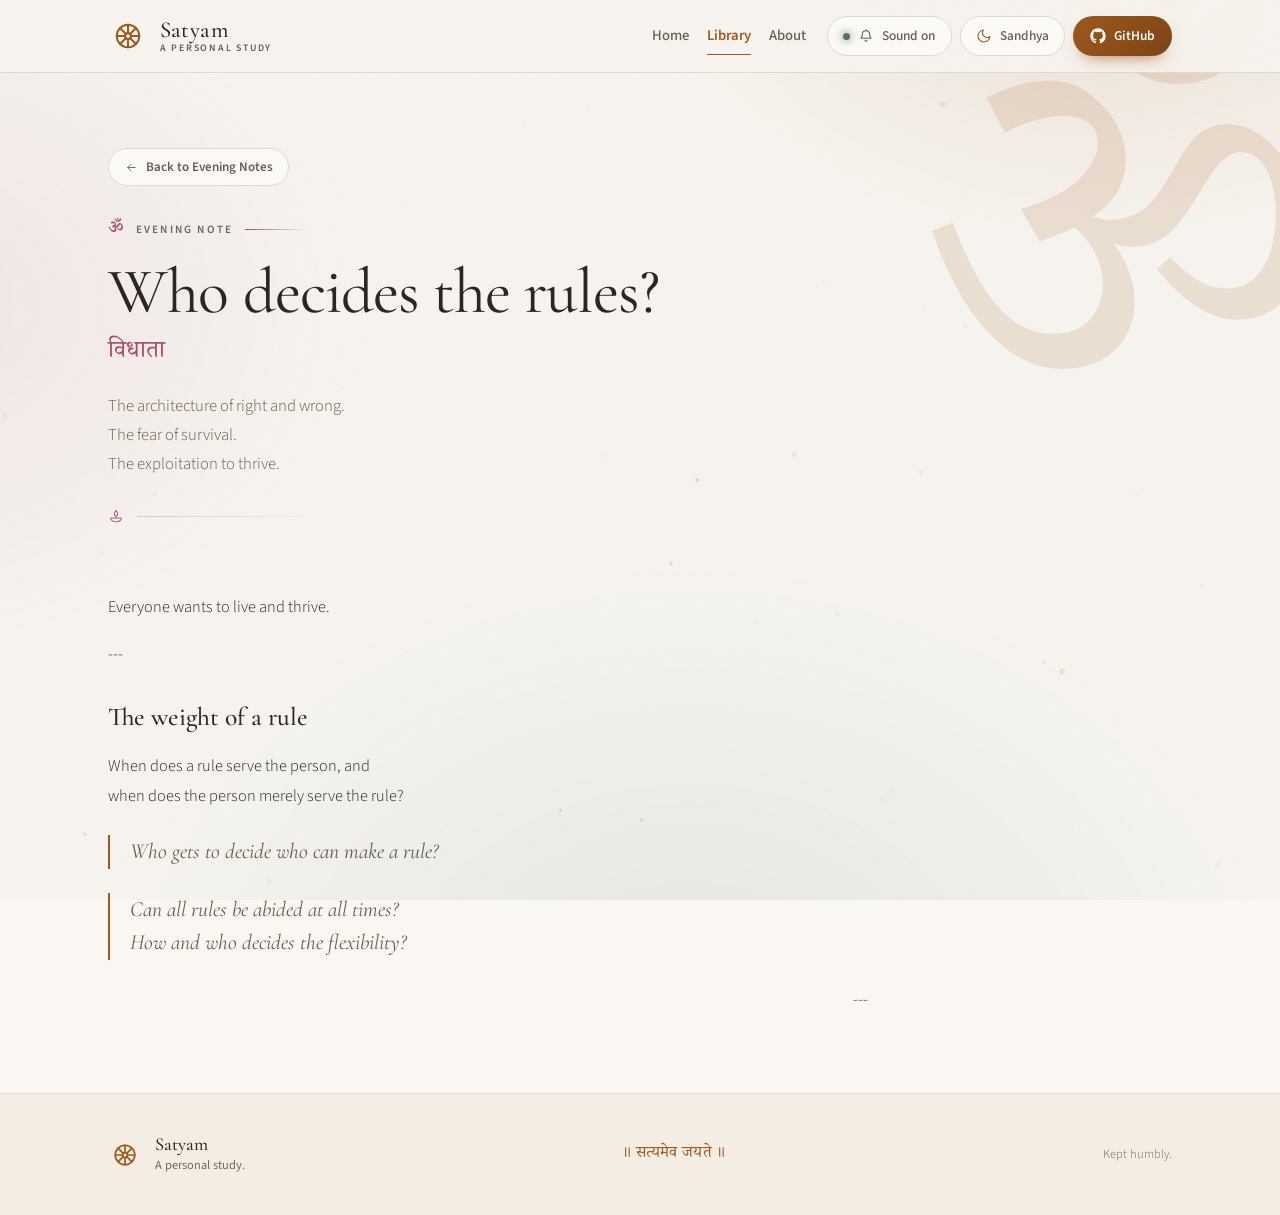
<file: pages/eveningNotes/whoDecidesTheRules.html>
<!DOCTYPE html>
<html lang="en" data-theme="day">
<head>
<meta charset="utf-8">
<meta name="viewport" content="width=device-width, initial-scale=1">
<title>Who decides the rules? · Evening Notes · Satyam</title>
<meta name="description" content="A quiet evening musing on dharma, nature, and the architecture of right and wrong.">
<meta name="theme-color" content="#FAF7F2" id="themeMeta">
<link rel="icon" href="data:image/svg+xml,%3Csvg xmlns='http://www.w3.org/2000/svg' viewBox='0 0 64 64'%3E%3Ctext x='32' y='50' text-anchor='middle' font-size='50' fill='%23A05A1E'%3E%E0%A5%90%3C/text%3E%3C/svg%3E">
<link rel="preconnect" href="https://fonts.googleapis.com">
<link rel="preconnect" href="https://fonts.gstatic.com" crossorigin>
<link href="https://fonts.googleapis.com/css2?family=Cormorant+Garamond:ital,wght@0,400;0,500;0,600;1,400;1,500&family=EB+Garamond:ital@0;1&family=Noto+Serif+Devanagari:wght@400;500&family=Source+Sans+3:wght@300;400;500;600&display=swap" rel="stylesheet">
<link rel="stylesheet" href="../../assets/css/base.css">
<link rel="stylesheet" href="../../assets/css/page.css">
<script>
  (function () {
    document.documentElement.classList.add("js");
    try { if (localStorage.getItem("satyam-theme") === "sandhya") document.documentElement.dataset.theme = "sandhya"; } catch (e) {}
  })();
</script>
</head>
<body style="--h:var(--rose);--hs:var(--rose-soft)">

<div class="aura" aria-hidden="true"></div>
<canvas id="motes" aria-hidden="true"></canvas>
<div class="grain" aria-hidden="true"></div>
<div class="progress" aria-hidden="true"><span id="progressBar"></span></div>

<header class="nav" id="siteNav">
  <div class="nav-inner">
    <a class="brand" href="../../index.html">
      <span class="brand-mark"><svg class="ic"><use href="#i-chakra"/></svg></span>
      <span class="brand-text"><span class="brand-name">Satyam</span><span class="brand-sub">A Personal Study</span></span>
    </a>
    <nav class="nav-links" aria-label="Primary">
      <a class="nav-link" href="../../index.html">Home</a>
      <a class="nav-link active" href="../../index.html#library">Library</a>
      <a class="nav-link" href="../../index.html#about">About</a>
    </nav>
    <div class="nav-controls">
      <button class="sound-btn" id="soundBtn" aria-pressed="true" aria-label="Mute sound">
        <span class="dot" aria-hidden="true"></span>
        <svg class="ic sm"><use id="soundIcon" href="#i-bell"/></svg><span id="soundLabel">Sound on</span>
      </button>
      <button class="theme-btn" id="themeBtn" aria-label="Switch to Sandhya evening mode">
        <svg class="ic sm"><use id="themeIcon" href="#i-moon"/></svg><span id="themeLabel">Sandhya</span>
      </button>
      <a class="gh-btn" data-repo href="https://github.com/"><svg class="ic sm"><use href="#i-github"/></svg><span>GitHub</span></a>
      <button class="icon-btn menu-btn" id="menuBtn" aria-expanded="false" aria-controls="mobileMenu" aria-label="Open menu">
        <svg class="ic"><use id="menuIcon" href="#i-menu"/></svg>
      </button>
    </div>
  </div>
  <div class="mobile-menu" id="mobileMenu">
    <a class="nav-link" href="../../index.html">Home</a>
    <a class="nav-link" href="../../index.html#library">Library</a>
    <a class="nav-link" href="../../index.html#about">About</a>
  </div>
</header>

<main>
  <section class="page-hero">
    <span class="page-om" aria-hidden="true">ॐ</span>
    <div class="wrap">
      <a class="back-link" href="eveningNotesMain.html"><svg class="ic xs"><use href="#i-arrow"/></svg> Back to Evening Notes</a>
      <p class="page-eyebrow"><span class="om">ॐ</span> Evening Note</p>
      <h1 class="page-title">Who decides the rules?</h1>
      <p class="page-dev" lang="sa">विधाता</p>
      <p class="page-lede">
        The architecture of right and wrong. <br>
        The fear of survival. <br>
        The exploitation to thrive.
      </p>
      <div class="page-rule" aria-hidden="true"><svg class="ic sm"><use href="#i-diya"/></svg><span></span></div>
    </div>
  </section>

  <section class="page-body">
    <div class="wrap">
      <div class="page-content">
        
        <!-- Start writing your points here -->
        <p class="entry-p">
          Everyone wants to live and thrive.
        </p>

        <p class="entry-p">
          ---
        </p>

        <h2 class="entry-h">The weight of a rule</h2>
        <p class="entry-p">
          When does a rule serve the person, and<br>
          when does the person merely serve the rule? 
        </p>

        <blockquote class="pull-quote">
          Who gets to decide who can make a rule?
        </blockquote>

        <blockquote class="pull-quote">
          Can all rules be abided at all times? <br>
          How and who decides the flexibility?
        </blockquote>

        <p class="signature">---</p>

      </div>
    </div>
  </section>
</main>

<footer class="footer">
  <div class="wrap footer-inner">
    <div class="footer-brand">
      <span class="brand-mark"><svg class="ic"><use href="#i-chakra"/></svg></span>
      <div><p class="footer-name">Satyam</p><p class="footer-tag">A personal study.</p></div>
    </div>
    <p class="footer-mantra" lang="sa">॥ सत्यमेव जयते ॥</p>
    <p class="footer-copy">Kept humbly.</p>
  </div>
</footer>

<script src="../../assets/js/core.js"></script>
</body>
</html>
</file>
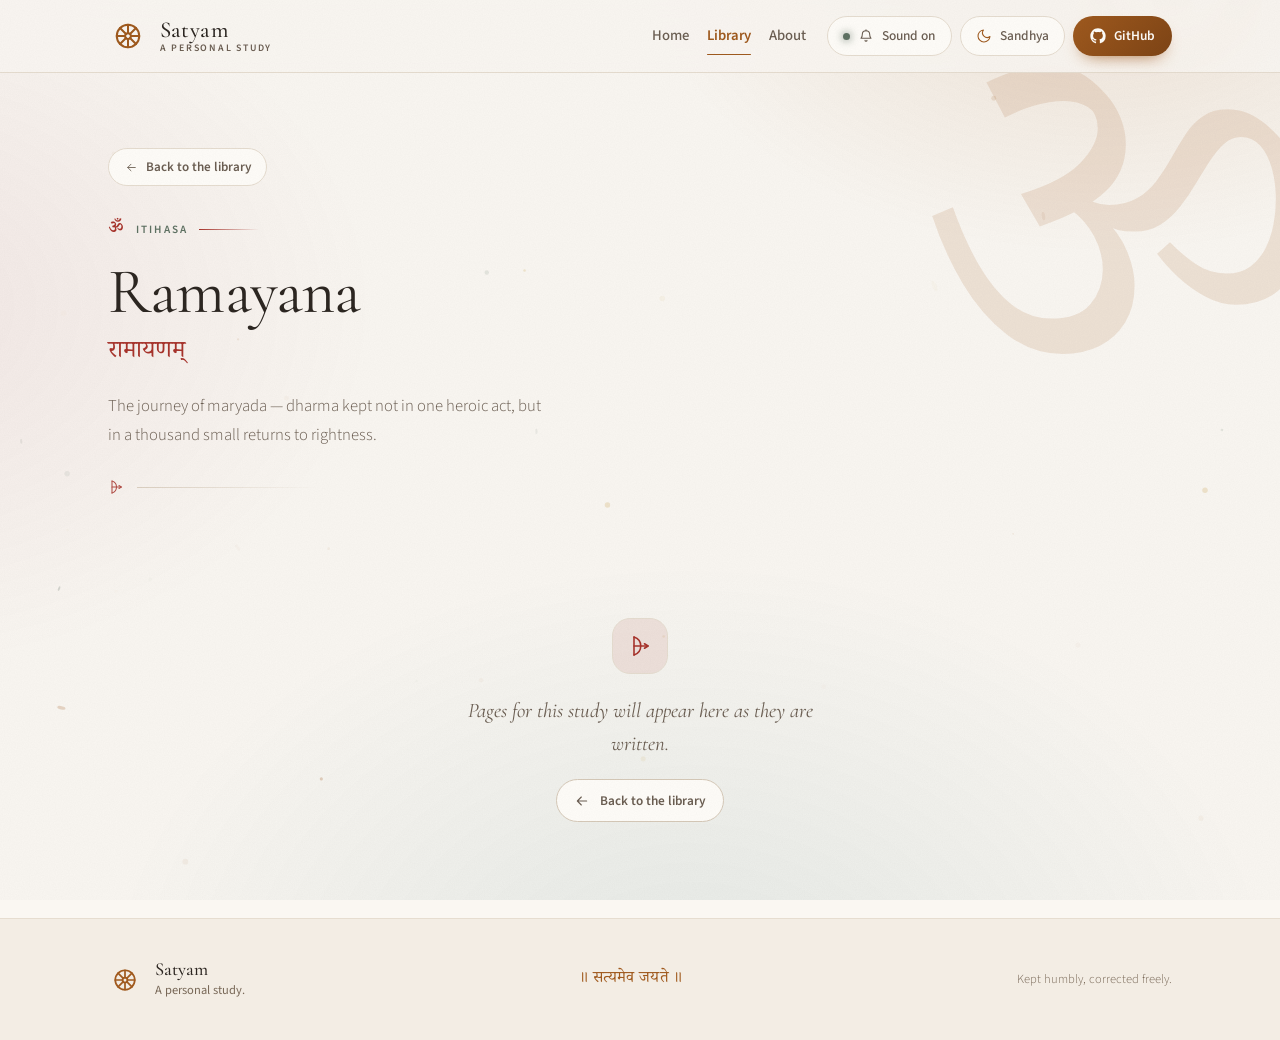
<file: pages/ramayana/ramayanaMain.html>
<!DOCTYPE html>
<html lang="en" data-theme="day">
<head>
<meta charset="utf-8">
<meta name="viewport" content="width=device-width, initial-scale=1">
<title>Ramayana · Satyam</title>
<meta name="description" content="Ramayana — the journey of maryada, dharma lived in small returns to rightness.">
<meta name="theme-color" content="#FAF7F2" id="themeMeta">
<link rel="icon" href="data:image/svg+xml,%3Csvg xmlns='http://www.w3.org/2000/svg' viewBox='0 0 64 64'%3E%3Ctext x='32' y='50' text-anchor='middle' font-size='50' fill='%23A05A1E'%3E%E0%A5%90%3C/text%3E%3C/svg%3E">
<link rel="preconnect" href="https://fonts.googleapis.com">
<link rel="preconnect" href="https://fonts.gstatic.com" crossorigin>
<link href="https://fonts.googleapis.com/css2?family=Cormorant+Garamond:ital,wght@0,400;0,500;0,600;1,400;1,500&family=EB+Garamond:ital@0;1&family=Noto+Serif+Devanagari:wght@400;500&family=Source+Sans+3:wght@300;400;500;600&display=swap" rel="stylesheet">
<link rel="stylesheet" href="../../assets/css/base.css">
<link rel="stylesheet" href="../../assets/css/page.css">
<script>
  (function () {
    document.documentElement.classList.add("js");
    try { if (localStorage.getItem("satyam-theme") === "sandhya") document.documentElement.dataset.theme = "sandhya"; } catch (e) {}
  })();
</script>
</head>
<body style="--h:var(--kumkum);--hs:var(--kumkum-soft)">

<div class="aura" aria-hidden="true"></div>
<canvas id="motes" aria-hidden="true"></canvas>
<div class="grain" aria-hidden="true"></div>
<div class="progress" aria-hidden="true"><span id="progressBar"></span></div>

<header class="nav" id="siteNav">
  <div class="nav-inner">
    <a class="brand" href="../../index.html">
      <span class="brand-mark"><svg class="ic"><use href="#i-chakra"/></svg></span>
      <span class="brand-text"><span class="brand-name">Satyam</span><span class="brand-sub">A Personal Study</span></span>
    </a>
    <nav class="nav-links" aria-label="Primary">
      <a class="nav-link" href="../../index.html">Home</a>
      <a class="nav-link active" href="../../index.html#library">Library</a>
      <a class="nav-link" href="../../index.html#about">About</a>
    </nav>
    <div class="nav-controls">
      <button class="sound-btn" id="soundBtn" aria-pressed="true" aria-label="Mute sound">
        <span class="dot" aria-hidden="true"></span>
        <svg class="ic sm"><use id="soundIcon" href="#i-bell"/></svg><span id="soundLabel">Sound on</span>
      </button>
      <button class="theme-btn" id="themeBtn" aria-label="Switch to Sandhya evening mode">
        <svg class="ic sm"><use id="themeIcon" href="#i-moon"/></svg><span id="themeLabel">Sandhya</span>
      </button>
      <a class="gh-btn" data-repo href="https://github.com/"><svg class="ic sm"><use href="#i-github"/></svg><span>GitHub</span></a>
      <button class="icon-btn menu-btn" id="menuBtn" aria-expanded="false" aria-controls="mobileMenu" aria-label="Open menu">
        <svg class="ic"><use id="menuIcon" href="#i-menu"/></svg>
      </button>
    </div>
  </div>
  <div class="mobile-menu" id="mobileMenu">
    <a class="nav-link" href="../../index.html">Home</a>
    <a class="nav-link" href="../../index.html#library">Library</a>
    <a class="nav-link" href="../../index.html#about">About</a>
  </div>
</header>

<main>
  <section class="page-hero">
    <span class="page-om" aria-hidden="true">ॐ</span>
    <div class="wrap">
      <a class="back-link" href="../../index.html#library"><svg class="ic xs"><use href="#i-arrow"/></svg> Back to the library</a>
      <p class="page-eyebrow"><span class="om">ॐ</span> Itihasa</p>
      <h1 class="page-title">Ramayana</h1>
      <p class="page-dev" lang="sa">रामायणम्</p>
      <p class="page-lede">The journey of maryada — dharma kept not in one heroic act, but in a thousand small returns to rightness.</p>
      <div class="page-rule" aria-hidden="true"><svg class="ic sm"><use href="#i-bow"/></svg><span></span></div>
    </div>
  </section>

  <section class="page-body">
    <div class="wrap quiet">
      <span class="quiet-mark"><svg class="ic"><use href="#i-bow"/></svg></span>
      <p class="quiet-line">Pages for this study will appear here as they are written.</p>
      <a class="btn ghost sm" href="../../index.html#library"><svg class="ic sm"><use href="#i-arrow"/></svg> Back to the library</a>
    </div>
  </section>
</main>

<footer class="footer">
  <div class="wrap footer-inner">
    <div class="footer-brand">
      <span class="brand-mark"><svg class="ic"><use href="#i-chakra"/></svg></span>
      <div><p class="footer-name">Satyam</p><p class="footer-tag">A personal study.</p></div>
    </div>
    <p class="footer-mantra" lang="sa">॥ सत्यमेव जयते ॥</p>
    <p class="footer-copy">Kept humbly, corrected freely.</p>
  </div>
</footer>

<script src="../../assets/js/core.js"></script>
</body>
</html>
</file>
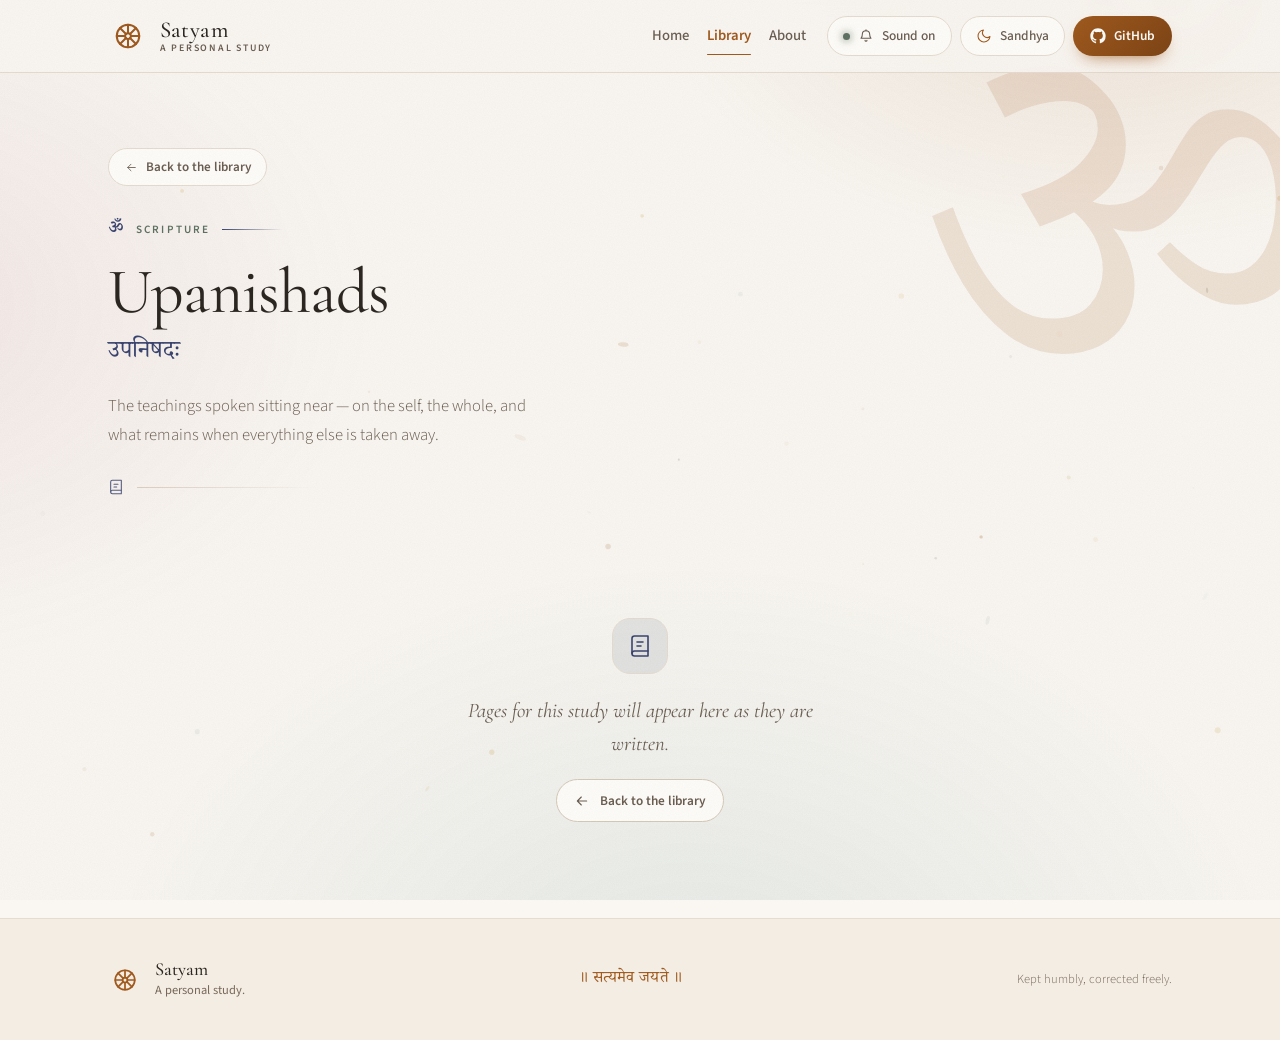
<file: pages/upanishads/upanishadsMain.html>
<!DOCTYPE html>
<html lang="en" data-theme="day">
<head>
<meta charset="utf-8">
<meta name="viewport" content="width=device-width, initial-scale=1">
<title>Upanishads · Satyam</title>
<meta name="description" content="Upanishads — the teachings spoken sitting near, on the self, the whole, and what is real.">
<meta name="theme-color" content="#FAF7F2" id="themeMeta">
<link rel="icon" href="data:image/svg+xml,%3Csvg xmlns='http://www.w3.org/2000/svg' viewBox='0 0 64 64'%3E%3Ctext x='32' y='50' text-anchor='middle' font-size='50' fill='%23A05A1E'%3E%E0%A5%90%3C/text%3E%3C/svg%3E">
<link rel="preconnect" href="https://fonts.googleapis.com">
<link rel="preconnect" href="https://fonts.gstatic.com" crossorigin>
<link href="https://fonts.googleapis.com/css2?family=Cormorant+Garamond:ital,wght@0,400;0,500;0,600;1,400;1,500&family=EB+Garamond:ital@0;1&family=Noto+Serif+Devanagari:wght@400;500&family=Source+Sans+3:wght@300;400;500;600&display=swap" rel="stylesheet">
<link rel="stylesheet" href="../../assets/css/base.css">
<link rel="stylesheet" href="../../assets/css/page.css">
<script>
  (function () {
    document.documentElement.classList.add("js");
    try { if (localStorage.getItem("satyam-theme") === "sandhya") document.documentElement.dataset.theme = "sandhya"; } catch (e) {}
  })();
</script>
</head>
<body style="--h:var(--indigo);--hs:var(--indigo-soft)">

<div class="aura" aria-hidden="true"></div>
<canvas id="motes" aria-hidden="true"></canvas>
<div class="grain" aria-hidden="true"></div>
<div class="progress" aria-hidden="true"><span id="progressBar"></span></div>

<header class="nav" id="siteNav">
  <div class="nav-inner">
    <a class="brand" href="../../index.html">
      <span class="brand-mark"><svg class="ic"><use href="#i-chakra"/></svg></span>
      <span class="brand-text"><span class="brand-name">Satyam</span><span class="brand-sub">A Personal Study</span></span>
    </a>
    <nav class="nav-links" aria-label="Primary">
      <a class="nav-link" href="../../index.html">Home</a>
      <a class="nav-link active" href="../../index.html#library">Library</a>
      <a class="nav-link" href="../../index.html#about">About</a>
    </nav>
    <div class="nav-controls">
      <button class="sound-btn" id="soundBtn" aria-pressed="true" aria-label="Mute sound">
        <span class="dot" aria-hidden="true"></span>
        <svg class="ic sm"><use id="soundIcon" href="#i-bell"/></svg><span id="soundLabel">Sound on</span>
      </button>
      <button class="theme-btn" id="themeBtn" aria-label="Switch to Sandhya evening mode">
        <svg class="ic sm"><use id="themeIcon" href="#i-moon"/></svg><span id="themeLabel">Sandhya</span>
      </button>
      <a class="gh-btn" data-repo href="https://github.com/"><svg class="ic sm"><use href="#i-github"/></svg><span>GitHub</span></a>
      <button class="icon-btn menu-btn" id="menuBtn" aria-expanded="false" aria-controls="mobileMenu" aria-label="Open menu">
        <svg class="ic"><use id="menuIcon" href="#i-menu"/></svg>
      </button>
    </div>
  </div>
  <div class="mobile-menu" id="mobileMenu">
    <a class="nav-link" href="../../index.html">Home</a>
    <a class="nav-link" href="../../index.html#library">Library</a>
    <a class="nav-link" href="../../index.html#about">About</a>
  </div>
</header>

<main>
  <section class="page-hero">
    <span class="page-om" aria-hidden="true">ॐ</span>
    <div class="wrap">
      <a class="back-link" href="../../index.html#library"><svg class="ic xs"><use href="#i-arrow"/></svg> Back to the library</a>
      <p class="page-eyebrow"><span class="om">ॐ</span> Scripture</p>
      <h1 class="page-title">Upanishads</h1>
      <p class="page-dev" lang="sa">उपनिषदः</p>
      <p class="page-lede">The teachings spoken sitting near — on the self, the whole, and what remains when everything else is taken away.</p>
      <div class="page-rule" aria-hidden="true"><svg class="ic sm"><use href="#i-book"/></svg><span></span></div>
    </div>
  </section>

  <section class="page-body">
    <div class="wrap quiet">
      <span class="quiet-mark"><svg class="ic"><use href="#i-book"/></svg></span>
      <p class="quiet-line">Pages for this study will appear here as they are written.</p>
      <a class="btn ghost sm" href="../../index.html#library"><svg class="ic sm"><use href="#i-arrow"/></svg> Back to the library</a>
    </div>
  </section>
</main>

<footer class="footer">
  <div class="wrap footer-inner">
    <div class="footer-brand">
      <span class="brand-mark"><svg class="ic"><use href="#i-chakra"/></svg></span>
      <div><p class="footer-name">Satyam</p><p class="footer-tag">A personal study.</p></div>
    </div>
    <p class="footer-mantra" lang="sa">॥ सत्यमेव जयते ॥</p>
    <p class="footer-copy">Kept humbly, corrected freely.</p>
  </div>
</footer>

<script src="../../assets/js/core.js"></script>
</body>
</html>
</file>
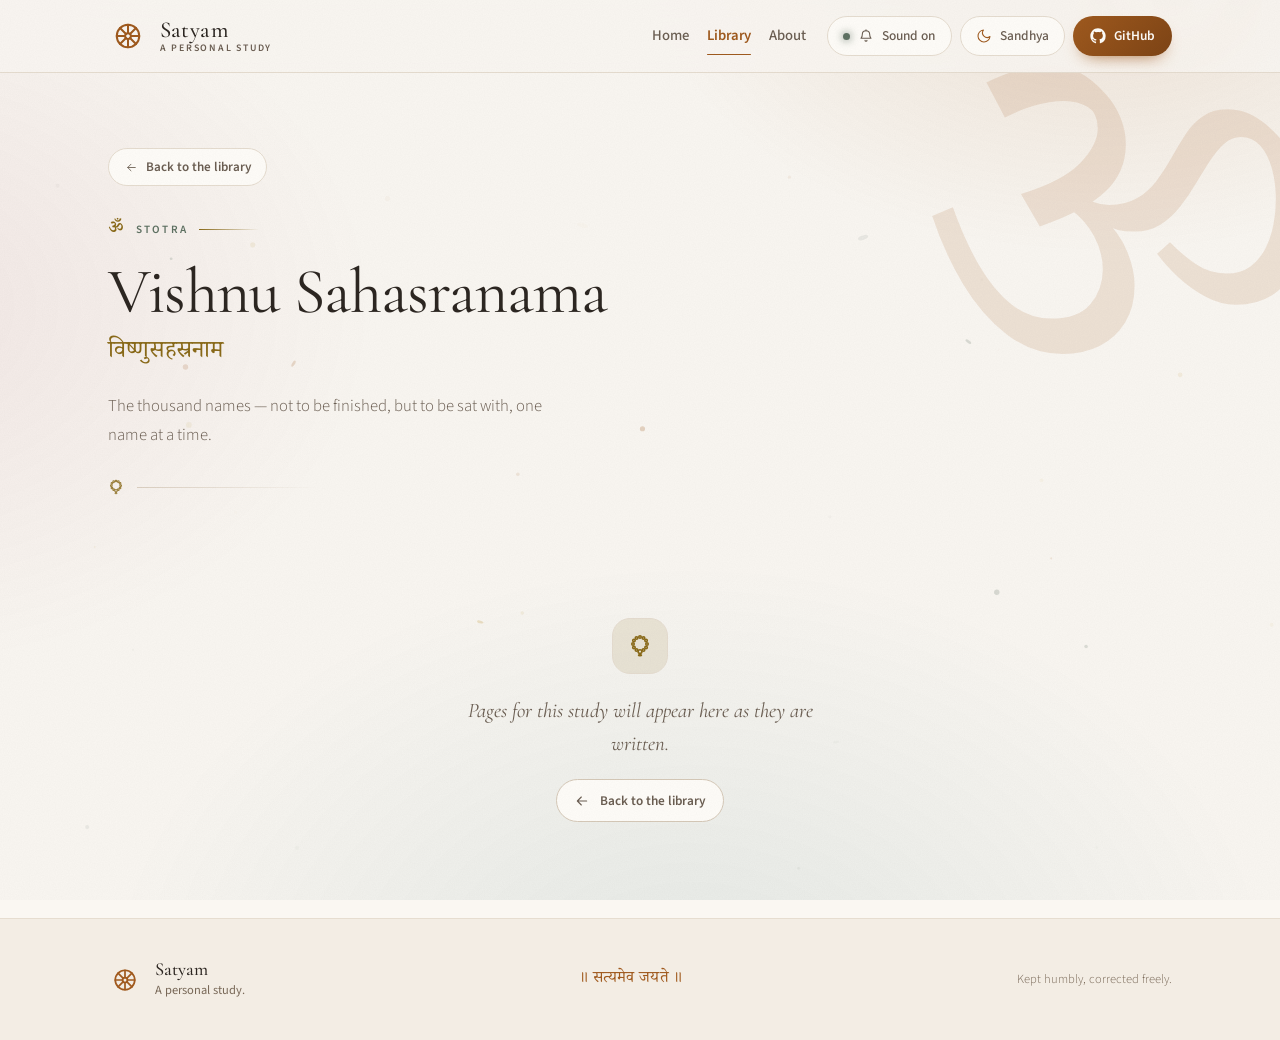
<file: pages/vishnuSahasranama/vishnuSahasranamaMain.html>
<!DOCTYPE html>
<html lang="en" data-theme="day">
<head>
<meta charset="utf-8">
<meta name="viewport" content="width=device-width, initial-scale=1">
<title>Vishnu Sahasranama · Satyam</title>
<meta name="description" content="Vishnu Sahasranama — the thousand names, taken one name at a time.">
<meta name="theme-color" content="#FAF7F2" id="themeMeta">
<link rel="icon" href="data:image/svg+xml,%3Csvg xmlns='http://www.w3.org/2000/svg' viewBox='0 0 64 64'%3E%3Ctext x='32' y='50' text-anchor='middle' font-size='50' fill='%23A05A1E'%3E%E0%A5%90%3C/text%3E%3C/svg%3E">
<link rel="preconnect" href="https://fonts.googleapis.com">
<link rel="preconnect" href="https://fonts.gstatic.com" crossorigin>
<link href="https://fonts.googleapis.com/css2?family=Cormorant+Garamond:ital,wght@0,400;0,500;0,600;1,400;1,500&family=EB+Garamond:ital@0;1&family=Noto+Serif+Devanagari:wght@400;500&family=Source+Sans+3:wght@300;400;500;600&display=swap" rel="stylesheet">
<link rel="stylesheet" href="../../assets/css/base.css">
<link rel="stylesheet" href="../../assets/css/page.css">
<script>
  (function () {
    document.documentElement.classList.add("js");
    try { if (localStorage.getItem("satyam-theme") === "sandhya") document.documentElement.dataset.theme = "sandhya"; } catch (e) {}
  })();
</script>
</head>
<body style="--h:var(--gold);--hs:var(--gold-soft)">

<div class="aura" aria-hidden="true"></div>
<canvas id="motes" aria-hidden="true"></canvas>
<div class="grain" aria-hidden="true"></div>
<div class="progress" aria-hidden="true"><span id="progressBar"></span></div>

<header class="nav" id="siteNav">
  <div class="nav-inner">
    <a class="brand" href="../../index.html">
      <span class="brand-mark"><svg class="ic"><use href="#i-chakra"/></svg></span>
      <span class="brand-text"><span class="brand-name">Satyam</span><span class="brand-sub">A Personal Study</span></span>
    </a>
    <nav class="nav-links" aria-label="Primary">
      <a class="nav-link" href="../../index.html">Home</a>
      <a class="nav-link active" href="../../index.html#library">Library</a>
      <a class="nav-link" href="../../index.html#about">About</a>
    </nav>
    <div class="nav-controls">
      <button class="sound-btn" id="soundBtn" aria-pressed="true" aria-label="Mute sound">
        <span class="dot" aria-hidden="true"></span>
        <svg class="ic sm"><use id="soundIcon" href="#i-bell"/></svg><span id="soundLabel">Sound on</span>
      </button>
      <button class="theme-btn" id="themeBtn" aria-label="Switch to Sandhya evening mode">
        <svg class="ic sm"><use id="themeIcon" href="#i-moon"/></svg><span id="themeLabel">Sandhya</span>
      </button>
      <a class="gh-btn" data-repo href="https://github.com/"><svg class="ic sm"><use href="#i-github"/></svg><span>GitHub</span></a>
      <button class="icon-btn menu-btn" id="menuBtn" aria-expanded="false" aria-controls="mobileMenu" aria-label="Open menu">
        <svg class="ic"><use id="menuIcon" href="#i-menu"/></svg>
      </button>
    </div>
  </div>
  <div class="mobile-menu" id="mobileMenu">
    <a class="nav-link" href="../../index.html">Home</a>
    <a class="nav-link" href="../../index.html#library">Library</a>
    <a class="nav-link" href="../../index.html#about">About</a>
  </div>
</header>

<main>
  <section class="page-hero">
    <span class="page-om" aria-hidden="true">ॐ</span>
    <div class="wrap">
      <a class="back-link" href="../../index.html#library"><svg class="ic xs"><use href="#i-arrow"/></svg> Back to the library</a>
      <p class="page-eyebrow"><span class="om">ॐ</span> Stotra</p>
      <h1 class="page-title">Vishnu Sahasranama</h1>
      <p class="page-dev" lang="sa">विष्णुसहस्रनाम</p>
      <p class="page-lede">The thousand names — not to be finished, but to be sat with, one name at a time.</p>
      <div class="page-rule" aria-hidden="true"><svg class="ic sm"><use href="#i-mala"/></svg><span></span></div>
    </div>
  </section>

  <section class="page-body">
    <div class="wrap quiet">
      <span class="quiet-mark"><svg class="ic"><use href="#i-mala"/></svg></span>
      <p class="quiet-line">Pages for this study will appear here as they are written.</p>
      <a class="btn ghost sm" href="../../index.html#library"><svg class="ic sm"><use href="#i-arrow"/></svg> Back to the library</a>
    </div>
  </section>
</main>

<footer class="footer">
  <div class="wrap footer-inner">
    <div class="footer-brand">
      <span class="brand-mark"><svg class="ic"><use href="#i-chakra"/></svg></span>
      <div><p class="footer-name">Satyam</p><p class="footer-tag">A personal study.</p></div>
    </div>
    <p class="footer-mantra" lang="sa">॥ सत्यमेव जयते ॥</p>
    <p class="footer-copy">Kept humbly, corrected freely.</p>
  </div>
</footer>

<script src="../../assets/js/core.js"></script>
</body>
</html>
</file>
<file: assets/css/base.css>
/* ══════════════════════════════════════════════════════════════
   assets/css/base.css  ·  SATYAM shared design system
   Day = warm parchment · Sandhya = warm evening lamplight
   ══════════════════════════════════════════════════════════════ */

:root{
  --parchment:#FAF7F2; --cream:#FFFDF9; --sand:#E6DDD0;
  --bg:#FAF7F2; --bg2:#F3EDE4; --surface:#FFFDF9; --surface2:#F7F1E8;
  --ink:#2C2621; --ink2:#6B5E52; --ink3:#786857;
  --line:#E6DDD0; --line2:#D6C9B8;

  --sandalwood:#A05A1E; --sandalwood2:#C4813C;
  --sage:#5E7162;       --sage2:#7E9182;
  --kumkum:#A8332B;     --kumkum2:#C4534A;
  --peacock:#1C6B7A;    --peacock2:#2E8A9B;
  --rose:#A8506B;       --rose2:#C4708A;
  --indigo:#3B4470;     --indigo2:#5A6494;
  --gold:#8A6A18;       --gold2:#C9A24A;
  --amber:#9A6A10;

  --ok:var(--sage); --warn:var(--amber); --danger:var(--kumkum); --info:var(--peacock);

  --sandalwood-soft:rgba(160,90,30,.11);
  --sage-soft:rgba(94,113,98,.12);
  --peacock-soft:rgba(28,107,122,.10);
  --rose-soft:rgba(168,80,107,.10);
  --indigo-soft:rgba(59,68,112,.10);
  --gold-soft:rgba(138,106,24,.12);
  --kumkum-soft:rgba(168,51,43,.10);

  --btn-a:#A05A1E; --btn-b:#7E4415; --btn-ink:#FFFDF9;
  --nav-bg:rgba(250,247,242,.9);
  --shadow:0 18px 44px -20px rgba(44,38,33,.22);
  --shadow-sm:0 10px 26px -16px rgba(44,38,33,.24);

  --om-ink:rgba(160,90,30,.13); --om-ring:rgba(160,90,30,.38); --om-fill:rgba(160,90,30,.035);
  --aura1:rgba(160,90,30,.13); --aura2:rgba(168,80,107,.09); --aura3:rgba(28,107,122,.09);
  --grain-o:.05; --mote-boost:1;

  --band-bg:#241F1C; --band-bg2:#191512; --band-ink:#EAE3D8; --band-ink2:#A69A8D;
  --band-line:rgba(234,227,216,.14); --band-accent:#D69452; --band-sage:#8CA391;

  --font-display:"Cormorant Garamond",Georgia,"Times New Roman",serif;
  --font-body:"Source Sans 3",system-ui,-apple-system,"Segoe UI",sans-serif;
  --font-dev:"Noto Serif Devanagari","Tiro Devanagari Sanskrit",serif;
  --font-iast:"EB Garamond","Cormorant Garamond",Georgia,serif;
  --ease:cubic-bezier(.22,1,.36,1);
}

[data-theme="sandhya"]{
  --bg:#1A1715; --bg2:#151210; --surface:#231F1C; --surface2:#2B2622;
  --ink:#EAE3D8; --ink2:#B7AB9E; --ink3:#8C8175;
  --line:#36302A; --line2:#4A423A;

  --sandalwood:#D69452; --sandalwood2:#E8AC6C;
  --sage:#8CA391;       --sage2:#A8BCAB;
  --kumkum:#D9695C;     --kumkum2:#E88A7E;
  --peacock:#4FA8B8;    --peacock2:#6FC2D0;
  --rose:#D08AA0;       --rose2:#E2A5B8;
  --indigo:#8E97C8;     --indigo2:#AAB2DA;
  --gold:#D9B25F;       --gold2:#E8C88A;
  --amber:#D9A53F;

  --sandalwood-soft:rgba(214,148,82,.14);
  --sage-soft:rgba(140,163,145,.14);
  --peacock-soft:rgba(79,168,184,.13);
  --rose-soft:rgba(208,138,160,.13);
  --indigo-soft:rgba(142,151,200,.14);
  --gold-soft:rgba(217,178,95,.14);
  --kumkum-soft:rgba(217,105,92,.13);

  --btn-a:#E8AC6C; --btn-b:#D69452; --btn-ink:#1A1715;
  --nav-bg:rgba(26,23,21,.9);
  --shadow:0 22px 50px -18px rgba(0,0,0,.66);
  --shadow-sm:0 12px 28px -16px rgba(0,0,0,.6);

  --om-ink:rgba(214,148,82,.17); --om-ring:rgba(214,148,82,.44); --om-fill:rgba(214,148,82,.045);
  --aura1:rgba(214,148,82,.15); --aura2:rgba(208,138,160,.10); --aura3:rgba(79,168,184,.11);
  --grain-o:.07; --mote-boost:1.65;

  --band-bg:#141110; --band-bg2:#0D0B0A;
}

*{margin:0;padding:0;box-sizing:border-box}
[hidden]{display:none!important}
html{scroll-behavior:smooth;scroll-padding-top:96px}
html,body{overflow-x:clip}
body{
  font-family:var(--font-body);font-weight:400;background:var(--bg);color:var(--ink);
  font-size:16px;line-height:1.75;-webkit-font-smoothing:antialiased;
  transition:background-color .45s var(--ease),color .45s var(--ease);
}
::selection{background:rgba(160,90,30,.2);color:inherit}
[data-theme="sandhya"] ::selection{background:rgba(214,148,82,.28)}
:focus-visible{outline:2px solid var(--sandalwood);outline-offset:3px;border-radius:6px}
svg{display:block}
button{font:inherit;color:inherit;background:none;border:0;cursor:pointer}
a{color:inherit;text-decoration:none}
ul{list-style:none}
img{max-width:100%;display:block}

/* scrollbar, in the palette of the page */
*{scrollbar-width:thin;scrollbar-color:var(--sandalwood) var(--bg2)}
::-webkit-scrollbar{width:11px;height:11px}
::-webkit-scrollbar-track{background:var(--bg2);border-left:1px solid var(--line)}
::-webkit-scrollbar-thumb{
  background:linear-gradient(var(--sandalwood2),var(--sandalwood));
  border-radius:9px;border:3px solid var(--bg2);
}
::-webkit-scrollbar-thumb:hover{background:linear-gradient(var(--gold2),var(--sandalwood2))}
::-webkit-scrollbar-corner{background:var(--bg2)}

.dev{font-family:var(--font-dev);line-height:1.95;font-weight:400}
.iast{font-family:var(--font-iast);font-style:italic}
.ic{width:20px;height:20px;fill:none;stroke:currentColor;stroke-width:1.6;stroke-linecap:round;stroke-linejoin:round;flex:none}
.ic.xs{width:13px;height:13px}
.ic.sm{width:16px;height:16px}
.ic.lg{width:25px;height:25px}
.wrap{max-width:1140px;margin-inline:auto;padding-inline:clamp(1.2rem,4vw,2.4rem)}

/* ── atmosphere ── */
.aura{
  position:fixed;inset:0;z-index:0;pointer-events:none;
  background:
    radial-gradient(660px 440px at 86% -6%,var(--aura1),transparent 70%),
    radial-gradient(720px 520px at -10% 34%,var(--aura2),transparent 70%),
    radial-gradient(820px 620px at 54% 112%,var(--aura3),transparent 72%);
  transition:background .5s var(--ease);
}
#motes{position:fixed;inset:0;z-index:1;pointer-events:none}
.grain{
  position:fixed;inset:0;z-index:600;pointer-events:none;opacity:var(--grain-o);mix-blend-mode:multiply;
  background-image:url("data:image/svg+xml,%3Csvg xmlns='http://www.w3.org/2000/svg' width='160' height='160'%3E%3Cfilter id='n'%3E%3CfeTurbulence type='fractalNoise' baseFrequency='0.85' numOctaves='2' stitchTiles='stitch'/%3E%3CfeColorMatrix type='matrix' values='0 0 0 0 0 0 0 0 0 0 0 0 0 0 0 0 0 0 0.55 0'/%3E%3C/filter%3E%3Crect width='100%25' height='100%25' filter='url(%23n)'/%3E%3C/svg%3E");
}
[data-theme="sandhya"] .grain{mix-blend-mode:screen}
main,footer{position:relative;z-index:2}

.om-mandala{color:var(--om-ring)}
.om-mandala .spin-a,.om-mandala .spin-b{transform-box:view-box;transform-origin:center}
.om-mandala .spin-a{animation:spinSlow 190s linear infinite}
.om-mandala .spin-b{animation:spinSlow 260s linear infinite reverse}
.om-glyph{font-family:var(--font-dev);font-size:380px;fill:var(--om-ink);animation:omBreathe 11s ease-in-out infinite}
@keyframes spinSlow{to{transform:rotate(360deg)}}
@keyframes omBreathe{0%,100%{opacity:.85}50%{opacity:1}}
@keyframes riseIn{from{opacity:0;transform:translateY(16px)}to{opacity:1;transform:translateY(0)}}

.progress{position:fixed;top:0;left:0;right:0;height:2px;z-index:130}
#progressBar{
  display:block;height:100%;transform-origin:0 50%;transform:scaleX(0);
  background:linear-gradient(90deg,var(--sandalwood),var(--gold2),var(--peacock2));
}

/* ── nav ── */
.nav{
  position:fixed;top:0;left:0;right:0;z-index:120;background:var(--nav-bg);
  backdrop-filter:blur(14px) saturate(1.2);-webkit-backdrop-filter:blur(14px) saturate(1.2);
  border-bottom:1px solid var(--line);
  transition:box-shadow .4s var(--ease),background-color .45s var(--ease);
}
.nav.scrolled{box-shadow:var(--shadow-sm)}
.nav-inner{
  max-width:1140px;margin-inline:auto;padding:0 clamp(1.2rem,4vw,2.4rem);
  height:72px;display:flex;align-items:center;gap:1.3rem;
}
.brand{display:flex;align-items:center;gap:.7rem;margin-right:auto}
.brand-mark{width:40px;height:40px;display:grid;place-items:center;color:var(--sandalwood);transition:transform .6s var(--ease)}
.brand-mark svg{width:30px;height:30px}
.brand:hover .brand-mark{transform:scale(1.08) rotate(15deg)}
.brand-text{display:flex;flex-direction:column;line-height:1.1}
.brand-name{font-family:var(--font-display);font-weight:500;font-size:1.42rem;letter-spacing:.02em}
.brand-sub{font-size:.62rem;font-weight:600;letter-spacing:.18em;text-transform:uppercase;color:var(--ink2)}
.nav-links{display:flex;gap:1.15rem}
.nav-link{position:relative;font-weight:500;font-size:.92rem;color:var(--ink2);padding:.4rem 0;transition:color .3s}
.nav-link::after{
  content:"";position:absolute;left:0;right:0;bottom:0;height:1.5px;border-radius:2px;background:var(--sandalwood);
  transform:scaleX(0);transform-origin:center;transition:transform .38s var(--ease);
}
.nav-link:hover{color:var(--ink)}
.nav-link:hover::after,.nav-link.active::after{transform:scaleX(1)}
.nav-link.active{color:var(--sandalwood);font-weight:600}
.nav-controls{display:flex;align-items:center;gap:.5rem}
.icon-btn{
  width:40px;height:40px;border-radius:50%;display:grid;place-items:center;border:1px solid var(--line);
  background:var(--surface);color:var(--ink2);transition:all .3s var(--ease);
}
.icon-btn:hover{color:var(--sandalwood);border-color:var(--sandalwood);transform:translateY(-2px)}
.sound-btn,.theme-btn{
  display:flex;align-items:center;gap:.5rem;height:40px;padding:0 .95rem;border-radius:999px;
  border:1px solid var(--line);background:var(--surface);color:var(--ink2);
  font-weight:500;font-size:.84rem;transition:all .3s var(--ease);
}
.sound-btn:hover,.theme-btn:hover{border-color:var(--sandalwood);color:var(--ink);transform:translateY(-2px);box-shadow:var(--shadow-sm)}
.theme-btn svg{color:var(--sandalwood)}
.sound-btn .dot{width:7px;height:7px;border-radius:50%;background:var(--sage);box-shadow:0 0 8px var(--sage);transition:all .3s}
.sound-btn.off .dot{background:var(--ink3);box-shadow:none}
.sound-btn.off{color:var(--ink3)}
.gh-btn{
  display:flex;align-items:center;gap:.5rem;height:40px;padding:0 1.05rem;border-radius:999px;
  font-weight:600;font-size:.84rem;background:linear-gradient(135deg,var(--btn-a),var(--btn-b));
  color:var(--btn-ink);box-shadow:0 8px 18px -10px var(--sandalwood);transition:all .3s var(--ease);
}
.gh-btn:hover{transform:translateY(-2px);filter:brightness(1.07)}
.menu-btn{display:none}
.mobile-menu{
  position:absolute;top:72px;left:0;right:0;background:var(--surface);border-bottom:1px solid var(--line2);
  padding:.7rem clamp(1.2rem,4vw,2.4rem) 1.1rem;display:flex;flex-direction:column;
  opacity:0;transform:translateY(-10px);pointer-events:none;transition:all .35s var(--ease);box-shadow:var(--shadow);
}
.mobile-menu.open{opacity:1;transform:translateY(0);pointer-events:auto}
.mobile-menu .nav-link{padding:.7rem 0;font-size:1rem;border-bottom:1px dashed var(--line)}
.mobile-menu .nav-link:last-child{border-bottom:0}
.mobile-menu .nav-link::after{display:none}

/* ── buttons ── */
.btn{
  display:inline-flex;align-items:center;gap:.6rem;padding:.8rem 1.55rem;border-radius:999px;
  font-weight:600;font-size:.92rem;transition:all .32s var(--ease);border:1px solid transparent;
}
.btn:active{transform:scale(.98)}
.btn.primary{background:linear-gradient(135deg,var(--btn-a),var(--btn-b));color:var(--btn-ink);box-shadow:0 10px 24px -12px var(--sandalwood)}
.btn.primary:hover{transform:translateY(-3px);filter:brightness(1.07);box-shadow:0 16px 30px -14px var(--sandalwood)}
.btn.ghost{border-color:var(--line2);background:var(--surface);color:var(--ink2)}
.btn.ghost:hover{border-color:var(--sandalwood);color:var(--ink);transform:translateY(-3px);box-shadow:var(--shadow-sm)}
.btn.gold{background:linear-gradient(135deg,#E8C88A,var(--band-accent));color:#241F1C;box-shadow:0 10px 26px -12px rgba(214,148,82,.6)}
.btn.gold:hover{transform:translateY(-3px);filter:brightness(1.05)}
.btn.light{border-color:rgba(234,227,216,.32);color:var(--band-ink);background:rgba(234,227,216,.06)}
.btn.light:hover{border-color:var(--band-accent);color:var(--band-accent);transform:translateY(-3px)}
.btn.sm{padding:.55rem 1.1rem;font-size:.83rem}
.chev{transition:transform .4s var(--ease)}
.is-open .chev{transform:rotate(180deg)}

/* ── sections ── */
.section{padding:5.5rem 0}
.sec-head{max-width:740px;margin-bottom:2.5rem}
.eyebrow{
  display:flex;align-items:center;gap:.7rem;font-size:.7rem;font-weight:600;letter-spacing:.2em;
  text-transform:uppercase;color:var(--sage);
}
.eyebrow.center{justify-content:center}
.eyebrow .om{font-family:var(--font-dev);font-size:1.05rem;color:var(--sandalwood);letter-spacing:0}
.eyebrow::after{content:"";height:1px;width:60px;background:linear-gradient(90deg,var(--sandalwood),transparent)}
.eyebrow.center::after{display:none}
.sec-title{
  font-family:var(--font-display);font-weight:400;font-size:clamp(2.1rem,4.4vw,3.1rem);
  line-height:1.16;margin:.7rem 0 .8rem;letter-spacing:-.01em;
}
.sec-lede{color:var(--ink2);font-size:1.02rem;font-weight:300}
.lede{color:var(--ink2);font-size:1.06rem;font-weight:300;max-width:56ch}
.cta-row{display:flex;flex-wrap:wrap;gap:.9rem}

.js .reveal{opacity:0;transform:translateY(18px)}
.js .reveal.in{opacity:1;transform:translateY(0);transition:opacity .8s var(--ease) var(--d,0ms),transform .8s var(--ease) var(--d,0ms)}

.band{
  position:relative;background:linear-gradient(158deg,var(--band-bg),var(--band-bg2));color:var(--band-ink);
  padding:5.5rem 0;overflow:hidden;border-top:1px solid var(--band-line);border-bottom:1px solid var(--band-line);
}
.band::before{
  content:"";position:absolute;inset:0;
  background:
    radial-gradient(560px 380px at 84% 46%,rgba(214,148,82,.16),transparent 70%),
    radial-gradient(520px 360px at 6% 8%,rgba(94,113,98,.18),transparent 70%);
}
.band-inner{position:relative;z-index:1}
.band .eyebrow{color:var(--band-sage)}
.band .eyebrow .om{color:var(--band-accent)}

/* ── folds ── */
.fold{display:grid;grid-template-rows:0fr;transition:grid-template-rows .55s var(--ease)}
.fold.open{grid-template-rows:1fr}
.fold-inner{overflow:hidden}

/* ── shared reading components (used by the study pages) ── */
.block-label{font-size:.66rem;font-weight:600;letter-spacing:.2em;text-transform:uppercase;color:var(--ink3);margin:1.7rem 0 .7rem}
.verse-block{background:var(--surface2);border:1px solid var(--line);border-radius:18px;padding:1.5rem 1.4rem;text-align:center;margin:0 0 1.4rem}
.vb-dev{font-family:var(--font-dev);font-size:1.24rem;line-height:2.1;margin-bottom:.7rem}
.vb-translit{font-family:var(--font-iast);font-style:italic;font-size:.94rem;color:var(--ink2);line-height:1.8}
.words-table{width:100%;border-collapse:collapse}
.words-table th{font-size:.65rem;font-weight:600;letter-spacing:.16em;text-transform:uppercase;color:var(--ink3);text-align:left;padding:.5rem .8rem;border-bottom:1px solid var(--line2)}
.words-table td{padding:.6rem .8rem;border-bottom:1px solid var(--line);vertical-align:top;font-size:.94rem}
.words-table tbody tr{transition:background .25s}
.words-table tbody tr:hover{background:var(--sandalwood-soft)}
.w-dev{font-family:var(--font-dev);font-size:1.1rem;line-height:1.8;display:block}
.w-iast{font-family:var(--font-iast);font-style:italic;font-size:.85rem;color:var(--ink2)}
.translation{
  font-family:var(--font-display);font-size:1.3rem;line-height:1.6;font-style:italic;color:var(--ink);
  border-left:2px solid var(--sandalwood);padding:.3rem 0 .3rem 1.2rem;margin:.4rem 0 1.2rem;
}
.entry-p{font-size:1.02rem;line-height:1.85;margin-bottom:1.1rem;font-weight:300}
.entry-h{font-family:var(--font-display);font-weight:500;font-size:1.6rem;margin:1.6rem 0 .7rem}
.pull-quote{
  font-family:var(--font-display);font-style:italic;font-size:1.35rem;line-height:1.55;color:var(--ink2);
  border-left:2px solid var(--sandalwood);padding-left:1.2rem;margin:1.5rem 0;
}
.epigraph{text-align:center;margin-bottom:1.7rem;padding:1.3rem 1rem;border-top:1px solid var(--line);border-bottom:1px solid var(--line)}
.epigraph .dev{font-size:1.3rem;margin-bottom:.4rem}
.epigraph .iast{color:var(--ink2);font-size:.92rem;display:block;margin-bottom:.5rem;line-height:1.8}
.epigraph q{font-family:var(--font-display);font-style:italic;font-size:1.2rem;color:var(--ink2)}
.epigraph cite{display:block;font-style:normal;font-size:.75rem;font-weight:600;color:var(--ink3);margin-top:.5rem}
.essay>p{font-size:1.04rem;line-height:1.9;margin-bottom:1.15rem;font-weight:300}
.signature{font-family:var(--font-display);font-style:italic;color:var(--ink2);text-align:right;margin-top:1.4rem;font-size:1.05rem}
.refl{background:var(--sage-soft);border:1px solid var(--sage-soft);border-radius:16px;margin-top:1.6rem;overflow:hidden}
.refl-toggle{display:flex;align-items:center;gap:.7rem;width:100%;text-align:left;padding:1rem 1.2rem;color:var(--sage);font-weight:600;font-size:.88rem}
.refl-toggle .lbl{flex:1}
.refl-toggle small{display:block;font-size:.63rem;letter-spacing:.16em;text-transform:uppercase;color:var(--ink3);font-weight:600}

/* ── toasts ── */
#toasts{
  position:fixed;bottom:1.5rem;left:50%;transform:translateX(-50%);z-index:400;
  display:flex;flex-direction:column;gap:.5rem;align-items:center;pointer-events:none;
}
.toast{
  display:flex;align-items:center;gap:.6rem;padding:.72rem 1.15rem;border-radius:999px;
  background:var(--ink);color:var(--surface);font-size:.85rem;font-weight:500;
  box-shadow:var(--shadow);animation:toastIn .35s var(--ease);max-width:calc(100vw - 2rem);
}
[data-theme="sandhya"] .toast{background:var(--surface2);color:var(--ink);border:1px solid var(--line2)}
.toast .ic{color:var(--sage)}
.toast.out{animation:toastOut .3s var(--ease) forwards}
@keyframes toastIn{from{opacity:0;transform:translateY(12px)}to{opacity:1;transform:translateY(0)}}
@keyframes toastOut{to{opacity:0;transform:translateY(12px)}}

/* ── back to top ── */
#toTop{
  position:fixed;right:1.4rem;bottom:1.6rem;z-index:110;width:44px;height:44px;border-radius:50%;
  border:1px solid var(--line2);background:var(--surface);color:var(--ink2);display:grid;place-items:center;
  box-shadow:var(--shadow-sm);opacity:0;transform:translateY(20px);pointer-events:none;transition:all .35s var(--ease);
}
#toTop.show{opacity:1;transform:translateY(0);pointer-events:auto}
#toTop:hover{color:var(--sandalwood);border-color:var(--sandalwood);transform:translateY(-3px)}

/* ── footer ── */
.footer{background:var(--bg2);border-top:1px solid var(--line);padding:2.4rem 0}
.footer-inner{display:flex;align-items:center;justify-content:space-between;gap:2rem;flex-wrap:wrap}
.footer-brand{display:flex;align-items:center;gap:.8rem}
.footer-brand .brand-mark{width:34px;height:34px}
.footer-brand .brand-mark svg{width:26px;height:26px}
.footer-name{font-family:var(--font-display);font-size:1.15rem;font-weight:500;line-height:1.2}
.footer-tag{font-size:.78rem;color:var(--ink3);font-weight:400}
.footer-mantra{font-family:var(--font-dev);color:var(--sandalwood);font-size:1rem;letter-spacing:.02em}
.footer-copy{font-size:.78rem;color:var(--ink3);font-weight:300;text-align:right;max-width:38ch;line-height:1.6}

/* ── responsive ── */
@media (max-width:880px){
  .nav-links{display:none}
  .menu-btn{display:grid}
  .theme-btn span,.sound-btn span,.gh-btn span{display:none}
  .gh-btn{padding:0 .7rem}
  .sound-btn,.theme-btn{padding:0 .7rem}
}
@media (max-width:640px){
  .footer-inner{flex-direction:column;text-align:center}
  .footer-copy{text-align:center}
}
@media (max-width:560px){
  .sec-head{margin-bottom:1.6rem}
  .section{padding:4rem 0}
  .band{padding:4rem 0}
  .cta-row .btn{padding:.7rem 1.2rem;font-size:.86rem}
}
@media (prefers-reduced-motion:reduce){
  *,*::before,*::after{animation-duration:.01ms!important;animation-iteration-count:1!important;transition-duration:.01ms!important}
  html{scroll-behavior:auto}
  .js .reveal{opacity:1;transform:none}
}
</file>
<file: assets/css/home.css>
/* ══════════════════════════════════════════════════════════════
   assets/css/home.css  ·  layout for the Satyam home page
   ══════════════════════════════════════════════════════════════ */

/* ---------- hero ---------- */
.hero{
  position:relative;padding:132px 0 4rem;min-height:92vh;min-height:92svh;
  display:flex;flex-direction:column;justify-content:center;overflow:hidden;
}
.blob{position:absolute;border-radius:50%;filter:blur(74px);pointer-events:none;z-index:0;animation:drift 28s ease-in-out infinite alternate}
.blob.b1{width:420px;height:420px;top:4%;left:-10%;background:var(--aura1)}
.blob.b2{width:360px;height:360px;top:60%;left:34%;background:var(--aura2);animation-delay:-10s}
.blob.b3{width:440px;height:440px;top:26%;right:-9%;background:var(--aura3);animation-delay:-18s}
@keyframes drift{from{transform:translate(0,0)}to{transform:translate(44px,-36px)}}

.hero-grid{position:relative;z-index:1;display:grid;grid-template-columns:1.05fr .95fr;gap:3.2rem;align-items:center}
.hero-copy>*{animation:riseIn .9s var(--ease) both}
.hero-copy>*:nth-child(2){animation-delay:.07s}
.hero-copy>*:nth-child(3){animation-delay:.14s}
.hero-copy>*:nth-child(4){animation-delay:.21s}
.hero-copy>*:nth-child(5){animation-delay:.28s}

.epigraph-top .dev{font-size:clamp(1.15rem,2.3vw,1.42rem);color:var(--sandalwood);letter-spacing:.01em}
.epigraph-en{font-size:.74rem;font-weight:600;letter-spacing:.2em;text-transform:uppercase;color:var(--ink2);margin-top:.35rem}
.source-tag{
  display:inline-flex;align-items:center;gap:.4rem;margin-top:.6rem;font-size:.74rem;font-weight:600;color:var(--sage);
  border:1px dashed var(--line2);border-radius:999px;padding:.24rem .75rem;transition:all .3s var(--ease);
}
.source-tag:hover{color:var(--sandalwood);border-color:var(--sandalwood);transform:translateY(-2px)}
.source-tag .ic{transform:rotate(-90deg)}

.ornament{display:flex;align-items:center;gap:.8rem;margin:1.5rem 0;color:var(--sandalwood);opacity:.85}
.ornament span{height:1px;width:clamp(40px,8vw,86px);background:linear-gradient(90deg,transparent,var(--line2),transparent)}
.ornament svg{width:17px;height:17px}

.hero-title{
  font-family:var(--font-display);font-weight:400;font-size:clamp(2.8rem,6vw,4.2rem);
  line-height:1.1;letter-spacing:-.015em;margin-bottom:1.1rem;
}
.hero-dev{display:block;font-size:.36em;color:var(--sandalwood);letter-spacing:.02em;margin-top:.4rem;line-height:1.6}
.hero .lede{margin-bottom:1.8rem}

.hero-visual{position:relative;display:grid;place-items:center;will-change:transform}
.hero-visual::before{
  content:"";position:absolute;width:74%;aspect-ratio:1;border-radius:50%;
  background:radial-gradient(circle,var(--aura1),transparent 68%);filter:blur(26px);
}
.om-mandala{position:relative;width:min(520px,100%);height:auto}

.scroll-cue{
  position:relative;z-index:1;margin:3rem auto 0;display:flex;flex-direction:column;align-items:center;gap:.4rem;
  width:max-content;color:var(--ink2);font-size:.72rem;font-weight:600;letter-spacing:.2em;text-transform:uppercase;
  animation:gentleFloat 3.4s ease-in-out infinite;transition:color .3s;
}
.scroll-cue:hover{color:var(--sandalwood)}
@keyframes gentleFloat{0%,100%{transform:translateY(0);opacity:.75}50%{transform:translateY(5px);opacity:1}}

/* ---------- library ---------- */
.lib-grid{display:grid;grid-template-columns:repeat(3,1fr);gap:1.2rem}
.lib-card{
  position:relative;display:flex;flex-direction:column;gap:.35rem;
  padding:1.9rem 1.6rem 1.8rem;min-height:196px;
  background:var(--surface);border:1px solid var(--line);border-radius:20px;overflow:hidden;
  transition:transform .45s var(--ease),box-shadow .45s var(--ease),border-color .45s var(--ease);
}
.lib-card::before{
  content:"";position:absolute;inset:0;opacity:0;transition:opacity .45s var(--ease);
  background:radial-gradient(130% 110% at 100% 0%,var(--hs),transparent 72%);
}
.lib-card::after{
  content:"";position:absolute;left:12%;right:12%;bottom:0;height:2px;border-radius:999px;
  background:linear-gradient(90deg,transparent,var(--h),transparent);
  transform:scaleX(0);transform-origin:center;transition:transform .5s var(--ease);
}
.lib-card:hover,.lib-card:focus-visible{transform:translateY(-6px);border-color:var(--h);box-shadow:0 22px 44px -26px var(--h),var(--shadow-sm)}
.lib-card:hover::before,.lib-card:focus-visible::before{opacity:1}
.lib-card:hover::after,.lib-card:focus-visible::after{transform:scaleX(1)}
.lc-icon{
  position:relative;width:46px;height:46px;border-radius:14px;display:grid;place-items:center;
  background:var(--hs);color:var(--h);margin-bottom:.7rem;transition:transform .5s var(--ease);
}
.lc-icon svg{width:22px;height:22px}
.lib-card:hover .lc-icon{transform:scale(1.07) rotate(-6deg)}
.lc-title{
  position:relative;font-family:var(--font-display);font-weight:500;font-size:1.6rem;line-height:1.2;
  transition:color .3s;
}
.lib-card:hover .lc-title{color:var(--h)}
.lc-dev{position:relative;font-family:var(--font-dev);font-size:.95rem;color:var(--h);line-height:1.8}
.lc-go{
  position:absolute;right:1.4rem;bottom:1.5rem;color:var(--h);opacity:0;transform:translateX(-6px);
  transition:opacity .4s var(--ease),transform .4s var(--ease);
}
.lib-card:hover .lc-go,.lib-card:focus-visible .lc-go{opacity:1;transform:translateX(0)}

/* ---------- mantra band ---------- */
.mantra-band{text-align:center}
.mantra-band::before{
  background:
    radial-gradient(620px 420px at 50% 0%,rgba(214,148,82,.18),transparent 70%),
    radial-gradient(520px 380px at 12% 100%,rgba(140,163,145,.14),transparent 70%);
}
.mantra-om{
  position:absolute;left:50%;top:50%;transform:translate(-50%,-50%);font-family:var(--font-dev);
  font-size:min(46vw,520px);line-height:1;color:rgba(214,148,82,.07);pointer-events:none;user-select:none;z-index:0;
}
.mantra-inner{max-width:820px;margin-inline:auto}
.mantra-dev{font-size:clamp(1.5rem,4.2vw,2.5rem);line-height:1.9;margin:1.3rem 0 .5rem;color:var(--band-ink)}
.mantra-iast{font-size:clamp(1rem,2.2vw,1.22rem);color:var(--band-accent);letter-spacing:.01em}
.mantra-source{
  display:inline-block;margin-top:.7rem;font-size:.72rem;font-weight:600;letter-spacing:.16em;text-transform:uppercase;
  color:var(--band-ink2);border:1px dashed var(--band-line);border-radius:999px;padding:.28rem .9rem;
}
.mantra-en{font-family:var(--font-display);font-style:italic;font-size:clamp(1.3rem,3vw,1.85rem);line-height:1.5;margin:1.5rem 0 .8rem}
.mantra-hi{font-family:var(--font-dev);font-size:clamp(1.05rem,2.4vw,1.32rem);line-height:1.9;color:var(--band-accent)}
.mantra-actions{display:flex;flex-wrap:wrap;justify-content:center;gap:.7rem;margin-top:1.7rem}
.mantra-band .fold{text-align:left}

.mantra-table{
  width:100%;border-collapse:collapse;margin-top:1.6rem;background:rgba(234,227,216,.04);
  border:1px solid var(--band-line);border-radius:16px;overflow:hidden;
}
.mantra-table th{
  font-size:.64rem;font-weight:600;letter-spacing:.18em;text-transform:uppercase;color:var(--band-ink2);
  text-align:left;padding:.7rem .9rem;border-bottom:1px solid var(--band-line);
}
.mantra-table td{
  padding:.65rem .9rem;border-bottom:1px solid var(--band-line);font-size:.92rem;color:var(--band-ink2);
  vertical-align:top;font-weight:300;
}
.mantra-table tr:last-child td{border-bottom:0}
.mantra-table tbody tr{transition:background .25s}
.mantra-table tbody tr:hover{background:rgba(214,148,82,.09)}
.mantra-table .dev{display:block;font-size:1.12rem;color:var(--band-ink);line-height:1.8}
.mantra-table .iast{font-size:.84rem;color:var(--band-accent)}

.mantra-full-box{
  margin-top:1.6rem;padding:1.5rem;border:1px solid var(--band-line);border-radius:18px;
  background:rgba(234,227,216,.04);text-align:center;
}
.mantra-full-box .dev{font-size:clamp(1rem,2.3vw,1.24rem);line-height:2.05;margin-bottom:.7rem}
.mantra-full-box .iast{font-size:.9rem;color:var(--band-accent);line-height:1.8;margin-bottom:1rem}
.mf-en{font-family:var(--font-display);font-style:italic;font-size:1.1rem;color:var(--band-ink2);line-height:1.6;margin-bottom:.7rem}
.mf-hi{font-family:var(--font-dev);font-size:1rem;color:var(--band-ink2);line-height:1.95}

/* ---------- about ---------- */
.about-grid{display:grid;grid-template-columns:1fr 1fr;gap:2.4rem;align-items:start}
.about-notes{display:flex;flex-direction:column;gap:1.1rem;margin-top:1.8rem}
.about-notes li{display:flex;gap:1rem;align-items:flex-start}
.an-mark{
  font-family:var(--font-dev);font-size:1.05rem;color:var(--sandalwood);flex:none;
  width:38px;height:38px;border-radius:12px;display:grid;place-items:center;
  background:var(--sandalwood-soft);border:1px solid var(--line);
}
.about-notes h3{font-family:var(--font-display);font-weight:500;font-size:1.28rem;line-height:1.3}
.about-notes p{font-size:.94rem;color:var(--ink2);font-weight:300;line-height:1.75}

.repo-panel{background:var(--surface);border:1px solid var(--line2);border-radius:20px;padding:1.7rem;box-shadow:var(--shadow-sm)}
.repo-panel h3{font-family:var(--font-display);font-weight:500;font-size:1.6rem;margin-bottom:.6rem}
.repo-panel>p{font-size:.94rem;color:var(--ink2);font-weight:300;margin-bottom:1.2rem;line-height:1.8}
.repo-actions{display:flex;flex-wrap:wrap;gap:.7rem;margin-bottom:1.4rem}
.tree-box{background:var(--bg2);border:1px solid var(--line);border-radius:14px;overflow:hidden}
.tree-head{display:flex;justify-content:space-between;align-items:center;padding:.6rem .9rem;border-bottom:1px solid var(--line)}
.tree-head span{font-size:.66rem;font-weight:600;letter-spacing:.18em;text-transform:uppercase;color:var(--ink3)}
.tree-copy{display:inline-flex;align-items:center;gap:.4rem;font-size:.75rem;font-weight:600;color:var(--sandalwood);transition:opacity .3s}
.tree-copy:hover{opacity:.7}
.tree-pre{
  font-family:ui-monospace,Menlo,Consolas,monospace;font-size:.76rem;line-height:1.85;color:var(--ink2);
  padding:.9rem 1.1rem;overflow-x:auto;white-space:pre;
}

/* ---------- home responsive ---------- */
@media (max-width:980px){
  .lib-grid{grid-template-columns:repeat(2,1fr)}
}
@media (max-width:880px){
  .hero-grid{grid-template-columns:1fr;gap:2rem}
  .hero-visual{order:-1}
  .om-mandala{width:min(300px,72%)}
  .about-grid{grid-template-columns:1fr;gap:1.8rem}
}
@media (max-width:640px){
  .lib-grid{grid-template-columns:1fr}
  .hero{padding:110px 0 3rem;min-height:88svh}
  .hero .om-mandala{width:min(240px,64%)}
}
@media (max-width:560px){
  .mantra-actions .btn{font-size:.78rem;padding:.5rem .9rem}
  .mantra-table th,.mantra-table td{padding:.55rem .6rem;font-size:.85rem}
}
</file>
<file: assets/css/page.css>
/* ══════════════════════════════════════════════════════════════
   assets/css/page.css  ·  shared layout for every study page
   Each page sets --h / --hs for its own accent.
   ══════════════════════════════════════════════════════════════ */

.page-hero{position:relative;padding:148px 0 3.2rem;overflow:hidden}
.page-om{
  position:absolute;right:-4vw;top:52%;transform:translateY(-50%);
  font-family:var(--font-dev);font-size:min(42vw,460px);line-height:1;
  color:var(--om-ink);pointer-events:none;user-select:none;z-index:0;
}
.page-hero .wrap{position:relative;z-index:1}

.back-link{
  display:inline-flex;align-items:center;gap:.5rem;font-size:.82rem;font-weight:600;color:var(--ink2);
  border:1px solid var(--line);background:var(--surface);border-radius:999px;padding:.42rem .95rem;
  transition:all .3s var(--ease);margin-bottom:1.8rem;
}
.back-link .ic{transform:rotate(180deg);transition:transform .3s var(--ease)}
.back-link:hover{color:var(--h);border-color:var(--h);transform:translateY(-2px)}
.back-link:hover .ic{transform:rotate(180deg) translateX(3px)}

.page-eyebrow{
  display:flex;align-items:center;gap:.7rem;font-size:.7rem;font-weight:600;letter-spacing:.2em;
  text-transform:uppercase;color:var(--sage);
}
.page-eyebrow .om{font-family:var(--font-dev);font-size:1.05rem;color:var(--h);letter-spacing:0}
.page-eyebrow::after{content:"";height:1px;width:60px;background:linear-gradient(90deg,var(--h),transparent)}

.page-title{
  font-family:var(--font-display);font-weight:400;font-size:clamp(2.6rem,6vw,4rem);
  line-height:1.12;letter-spacing:-.015em;margin:.7rem 0 .2rem;
}
.page-dev{font-family:var(--font-dev);font-size:clamp(1.15rem,2.6vw,1.5rem);color:var(--h);line-height:1.9}
.page-lede{color:var(--ink2);font-size:1.04rem;font-weight:300;max-width:56ch;margin-top:1rem}
.page-rule{display:flex;align-items:center;gap:.8rem;margin-top:1.8rem;color:var(--h);opacity:.85}
.page-rule span{height:1px;flex:1;max-width:180px;background:linear-gradient(90deg,var(--line2),transparent)}
.page-rule svg{width:17px;height:17px}

.page-body{padding:1rem 0 5rem}
.quiet{text-align:center;padding:3.5rem 0 1rem;display:flex;flex-direction:column;align-items:center;gap:1.2rem}
.quiet-mark{
  width:56px;height:56px;border-radius:18px;display:grid;place-items:center;
  background:var(--hs);color:var(--h);border:1px solid var(--line);
}
.quiet-mark svg{width:24px;height:24px}
.quiet-line{font-family:var(--font-display);font-style:italic;font-size:1.3rem;color:var(--ink2);line-height:1.6;max-width:44ch}
.quiet .btn.ghost:hover{border-color:var(--h);color:var(--h)}
.quiet .btn .ic{transform:rotate(180deg)}

.page-content{max-width:760px}

@media (max-width:640px){
  .page-hero{padding:118px 0 2.4rem}
  .page-om{opacity:.7;right:-14vw}
  .quiet-line{font-size:1.15rem}
}
</file>
